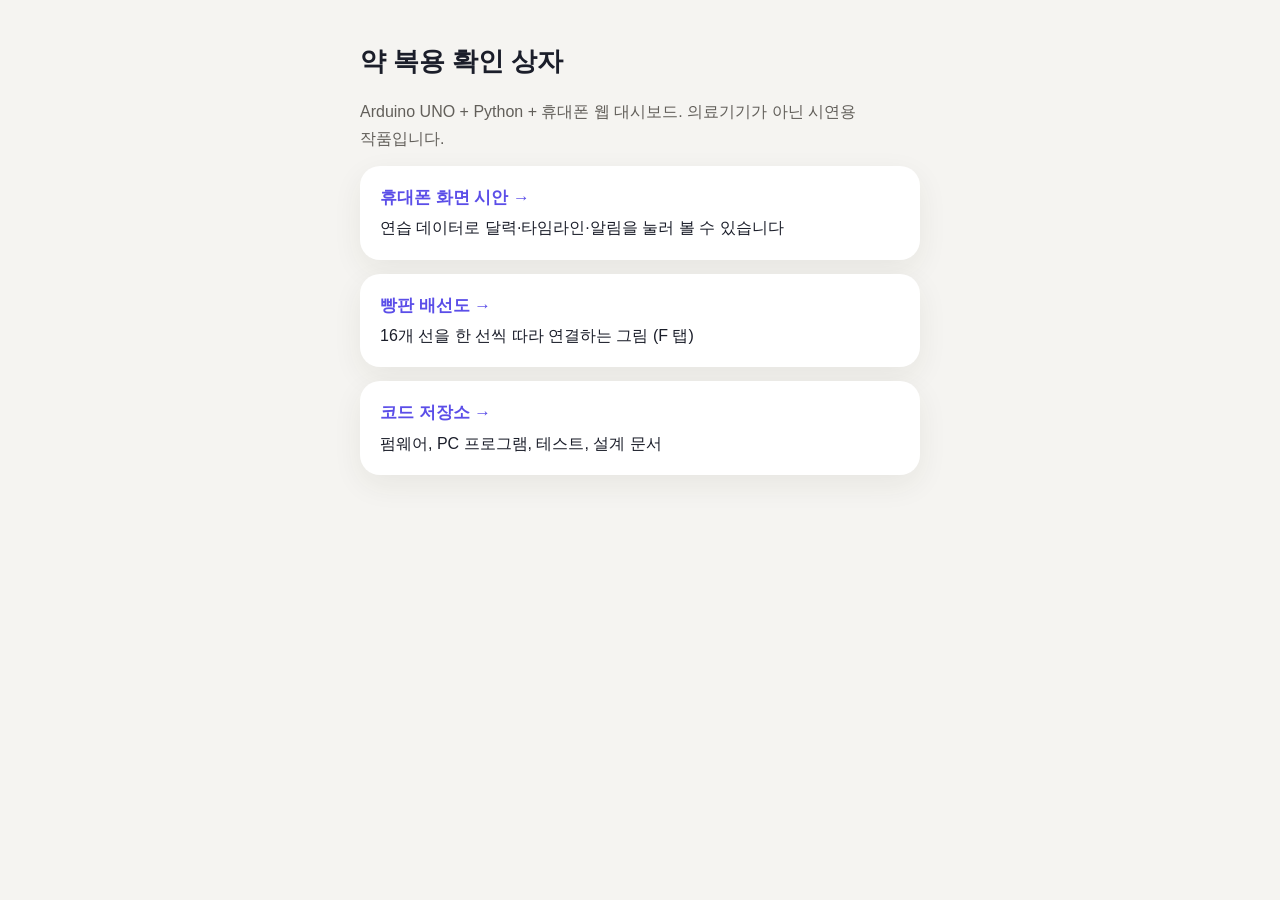
<file: docs/index.html>
<!doctype html>
<html lang="ko">
<meta charset="utf-8">
<meta name="viewport" content="width=device-width, initial-scale=1">
<title>약 복용 확인 상자</title>
<style>
  :root{--bg:#f5f4f1;--surface:#fff;--fg:#1b1e2a;--muted:#625f5a;--accent:#5b4ee8}
  @media (prefers-color-scheme:dark){:root{--bg:#14161d;--surface:#1e212b;--fg:#f2f1ee;--muted:#aaa7a1;--accent:#a69eff;color-scheme:dark}}
  body{margin:0;background:var(--bg);color:var(--fg);font:16px/1.7 "Pretendard","Malgun Gothic","Apple SD Gothic Neo",sans-serif;word-break:keep-all}
  main{max-width:560px;margin:0 auto;padding:40px 16px;display:grid;gap:14px}
  h1{margin:0;font-size:1.6rem} p{margin:0;color:var(--muted)}
  a.card{display:grid;gap:2px;background:var(--surface);border-radius:20px;padding:18px 20px;color:var(--fg);text-decoration:none;box-shadow:0 10px 30px rgba(60,52,30,.07)}
  a.card b{color:var(--accent);font-size:1.05rem} a.card:focus-visible{outline:3px solid var(--accent);outline-offset:3px}
</style>
<main>
  <h1>약 복용 확인 상자</h1>
  <p>Arduino UNO + Python + 휴대폰 웹 대시보드. 의료기기가 아닌 시연용 작품입니다.</p>
  <a class="card" href="wiring/pill-mockup.html"><b>휴대폰 화면 시안 →</b><span>연습 데이터로 달력·타임라인·알림을 눌러 볼 수 있습니다</span></a>
  <a class="card" href="wiring/index.html#pill"><b>빵판 배선도 →</b><span>16개 선을 한 선씩 따라 연결하는 그림 (F 탭)</span></a>
  <a class="card" href="https://github.com/ranma0831-lang/pillbox-checker"><b>코드 저장소 →</b><span>펌웨어, PC 프로그램, 테스트, 설계 문서</span></a>
</main>
</html>
</file>
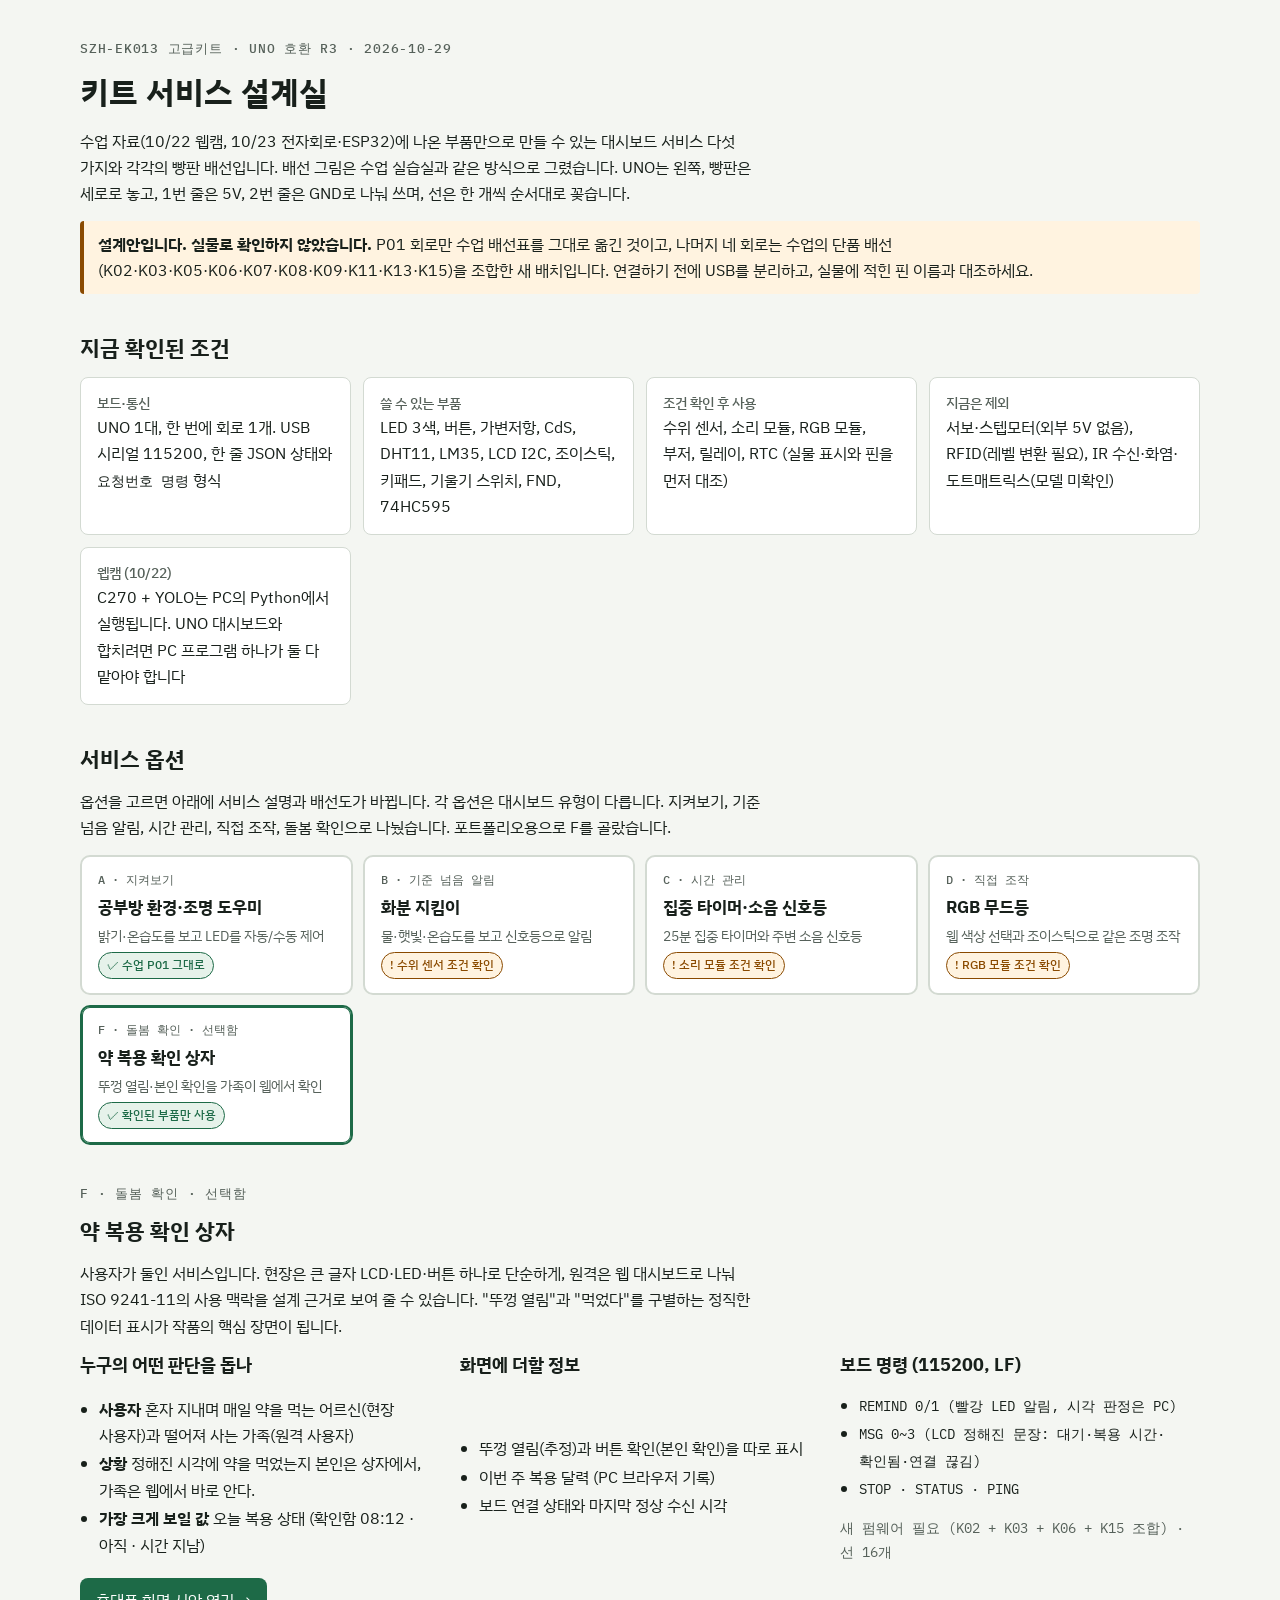
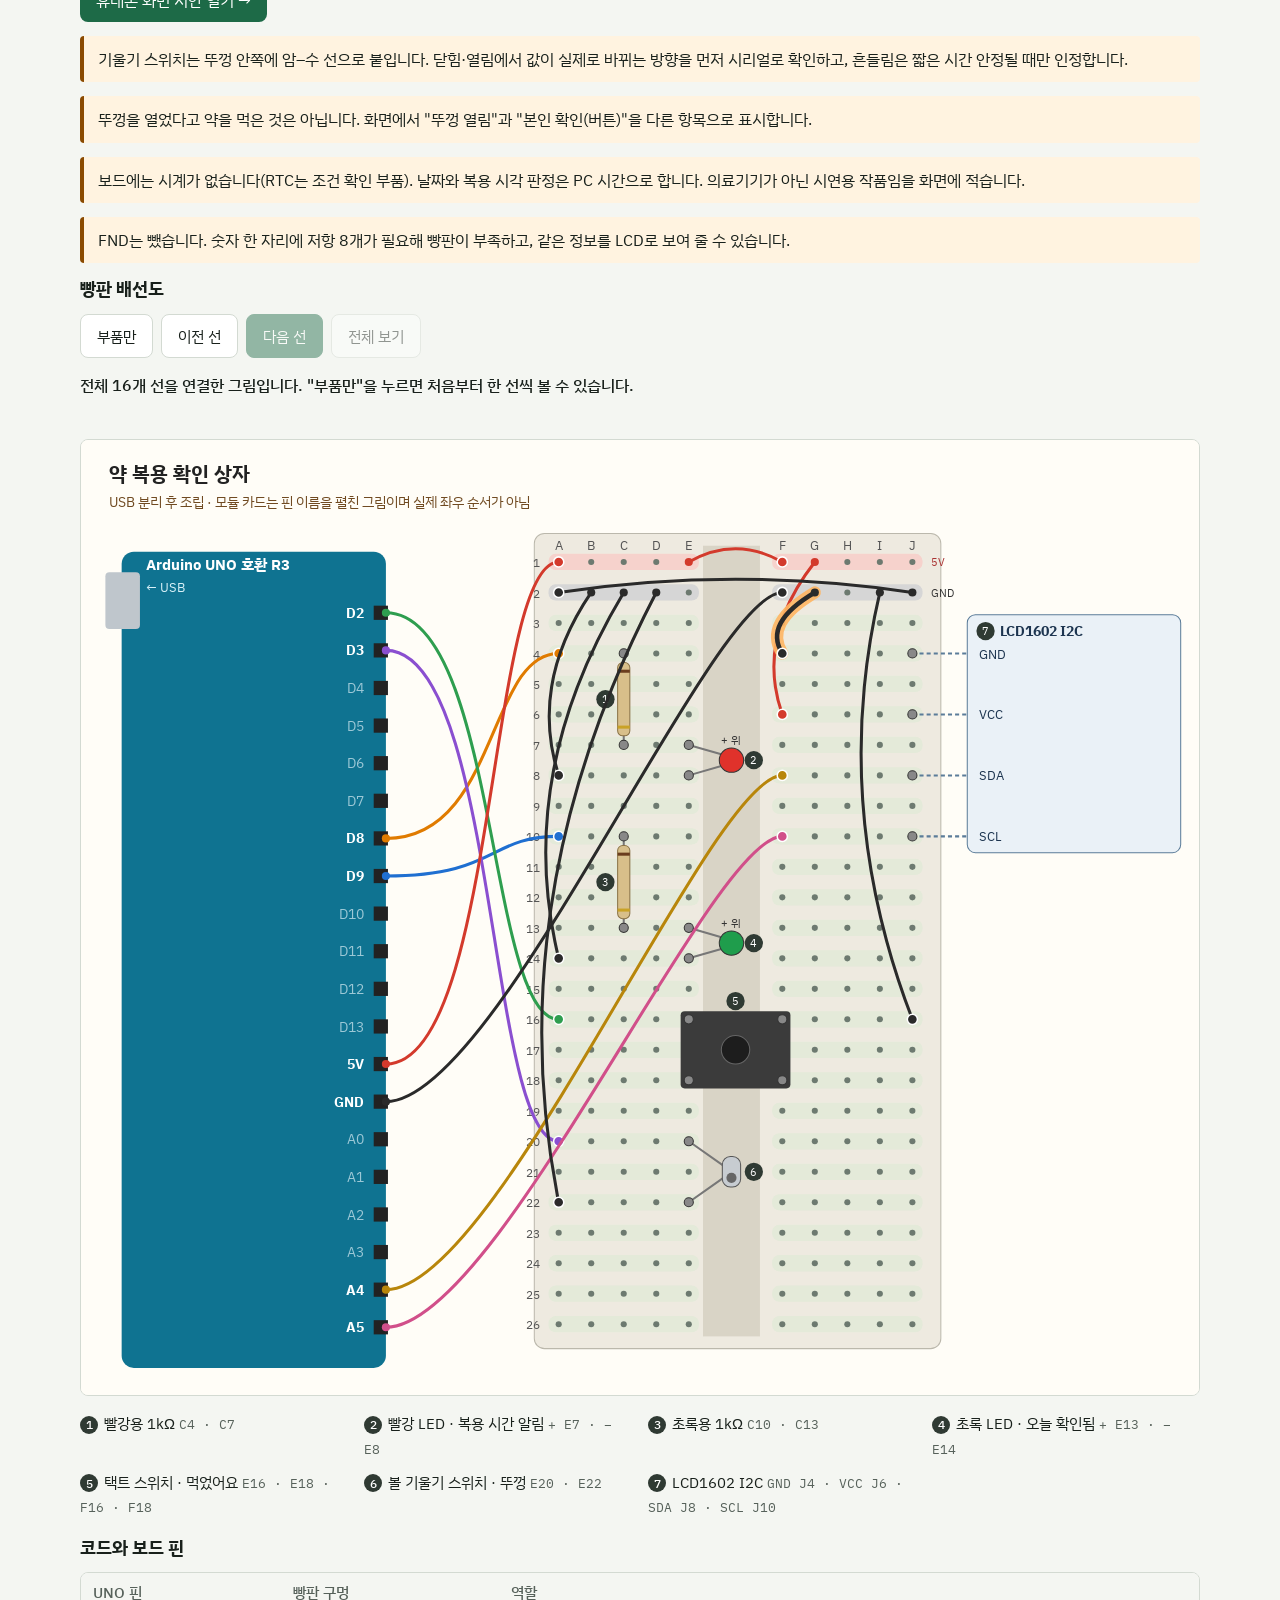
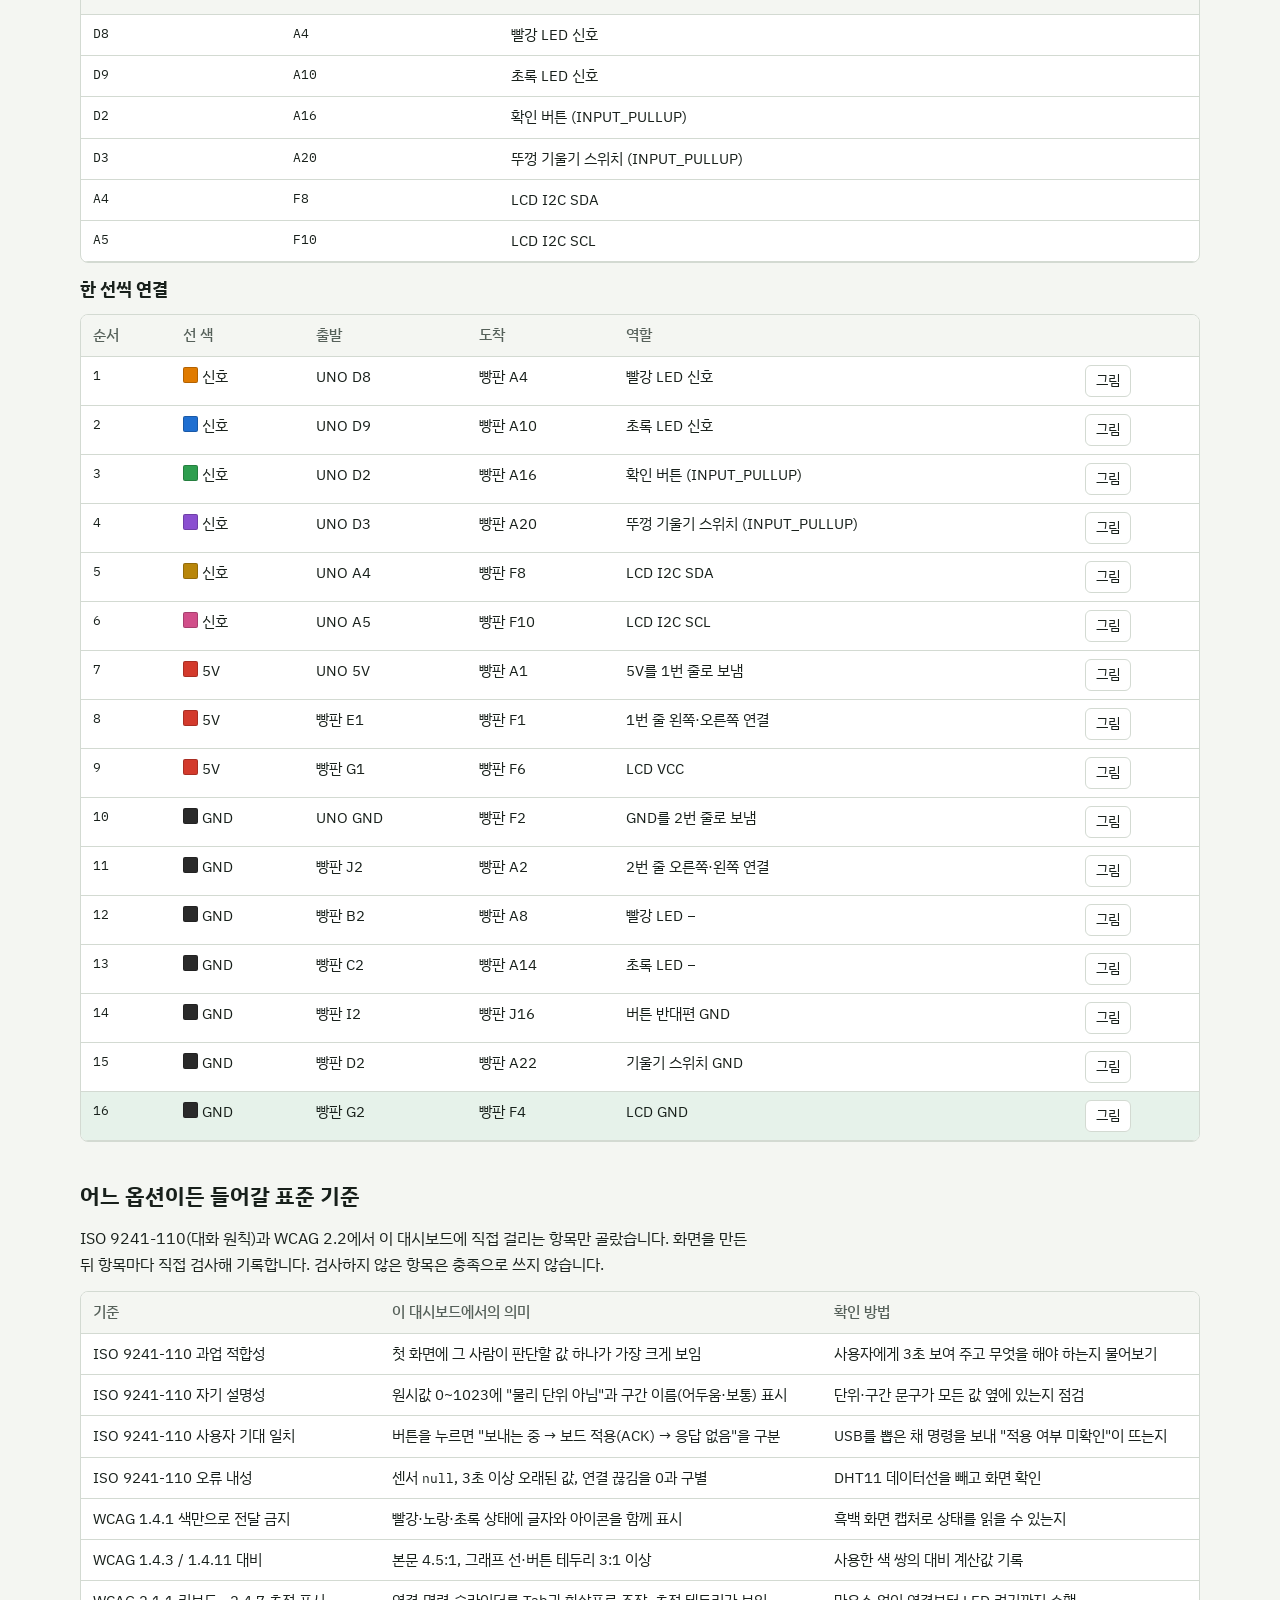
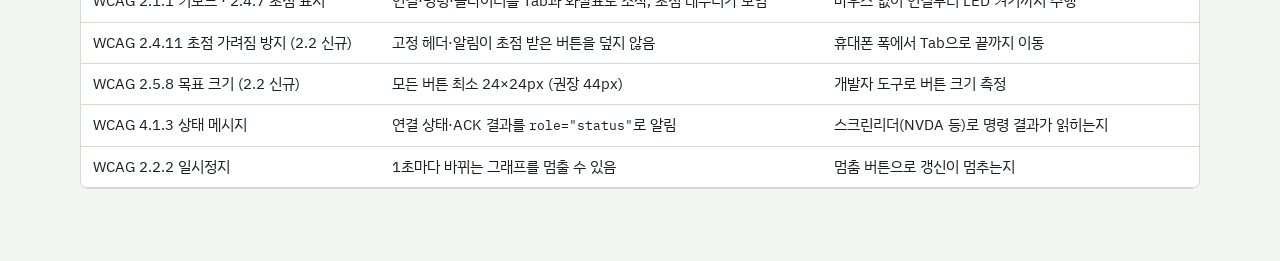
<file: docs/wiring/index.html>
<!doctype html>
<html lang="ko">
<meta charset="utf-8">
<meta name="viewport" content="width=device-width, initial-scale=1">
<title>키트 서비스 설계실</title>
<meta name="claude:viewport-fit-sides" content="cover">
<link rel="stylesheet" href="https://fonts.googleapis.com/css2?family=IBM+Plex+Sans+KR:wght@400;500;700&family=IBM+Plex+Mono:wght@500&display=swap">
<style>
/* Layout: 한 열 작업 문서 — 위에서 조건 → 옵션 탭 → 선택 옵션의 서비스·배선 → 표준·질문 순서 */
:root{
  --bg:#f4f6f2; --surface:#ffffff; --fg:#18201b; --muted:#56615a; --line:#d3dad2;
  --accent:#1d6a47; --accent-ink:#ffffff; --warn:#8a4a00; --warn-bg:#fff3e0; --ok-bg:#e6f2ea;
  --f-body:"IBM Plex Sans KR","Malgun Gothic","Apple SD Gothic Neo",sans-serif;
  --f-mono:"IBM Plex Mono",Consolas,monospace;
}
@media (prefers-color-scheme: dark){:root:not([data-theme="light"]){
  --bg:#111512; --surface:#1a201c; --fg:#e5ebe6; --muted:#a2aea5; --line:#2e3830;
  --accent:#62c897; --accent-ink:#0d1a12; --warn:#ffb866; --warn-bg:#2d2213; --ok-bg:#16291e; color-scheme:dark}}
:root[data-theme="dark"]{
  --bg:#111512; --surface:#1a201c; --fg:#e5ebe6; --muted:#a2aea5; --line:#2e3830;
  --accent:#62c897; --accent-ink:#0d1a12; --warn:#ffb866; --warn-bg:#2d2213; --ok-bg:#16291e; color-scheme:dark}
body{background:var(--bg);color:var(--fg);font:16px/1.65 var(--f-body);word-break:keep-all}
.wrap{max-width:1120px;margin:0 auto;padding-block:32px 64px;padding-left:max(16px,env(safe-area-inset-left,0px));padding-right:max(16px,env(safe-area-inset-right,0px));display:grid;gap:40px}
h1,h2,h3{text-wrap:balance;line-height:1.3;margin:0}
h1{font-size:2rem} h2{font-size:1.4rem} h3{font-size:1.1rem}
p{margin:0;max-width:68ch}
.eyebrow{font:500 .8rem var(--f-mono);letter-spacing:.06em;color:var(--muted);text-transform:uppercase}
.stack{display:grid;gap:14px;min-width:0}
.facts{display:grid;grid-template-columns:repeat(auto-fit,minmax(240px,1fr));gap:12px}
.fact{background:var(--surface);border:1px solid var(--line);border-radius:8px;padding:14px 16px}
.fact b{display:block;font-size:.85rem;color:var(--muted);font-weight:500}
.tabs{display:grid;grid-template-columns:repeat(auto-fit,minmax(230px,1fr));gap:10px}
.tab{all:unset;box-sizing:border-box;cursor:pointer;background:var(--surface);border:2px solid var(--line);border-radius:10px;padding:14px 16px;display:grid;gap:4px;min-height:44px}
.tab:hover{border-color:var(--muted)}
.tab[aria-selected="true"]{border-color:var(--accent);box-shadow:inset 0 0 0 1px var(--accent)}
.tab:focus-visible,button:focus-visible,a:focus-visible{outline:3px solid var(--accent);outline-offset:3px}
.tab .k{font:500 .78rem var(--f-mono);color:var(--muted)}
.tab .n{font-weight:700;font-size:1.05rem}
.tab .s{font-size:.9rem;color:var(--muted)}
.pill{display:inline-block;font-size:.78rem;font-weight:500;padding:2px 8px;border-radius:99px;border:1px solid currentColor;width:max-content}
.pill.ok{color:var(--accent);background:var(--ok-bg)} .pill.cond{color:var(--warn);background:var(--warn-bg)}
.cols{display:grid;grid-template-columns:repeat(auto-fit,minmax(300px,1fr));gap:20px}
ul{margin:0;padding-left:1.2em} li{margin:2px 0}
.note{background:var(--warn-bg);color:var(--fg);border-left:4px solid var(--warn);padding:10px 14px;border-radius:4px;max-width:none}
.tablebox{overflow-x:auto;border:1px solid var(--line);border-radius:8px;background:var(--surface)}
table{border-collapse:collapse;width:100%;font-size:.92rem;font-variant-numeric:tabular-nums}
th,td{text-align:left;padding:8px 12px;border-bottom:1px solid var(--line);vertical-align:top}
th{font-weight:500;color:var(--muted);background:var(--bg)}
tr.cur td{background:var(--ok-bg)}
code,.mono{font-family:var(--f-mono);font-size:.88em}
.diagram{overflow-x:auto;border:1px solid var(--line);border-radius:8px;background:#fffdf7}
.diagram svg{display:block;min-width:820px;width:100%;height:auto}
.stepper{display:flex;flex-wrap:wrap;gap:8px;align-items:center}
button.b{font:inherit;font-size:.95rem;min-height:44px;min-width:44px;padding:0 16px;border-radius:8px;border:1px solid var(--line);background:var(--surface);color:var(--fg);cursor:pointer}
button.b.primary{background:var(--accent);color:var(--accent-ink);border-color:var(--accent)}
button.b:disabled{opacity:.45;cursor:not-allowed}
button.row{font:inherit;font-size:.85rem;min-height:32px;padding:0 10px;border-radius:6px;border:1px solid var(--line);background:var(--surface);color:var(--fg);cursor:pointer}
.caption{font-weight:500;min-height:3.3em;max-width:none}
.swatch{display:inline-block;width:.9em;height:.9em;border-radius:2px;vertical-align:-1px;margin-right:4px;border:1px solid #0003}
.legend{display:grid;grid-template-columns:repeat(auto-fit,minmax(250px,1fr));gap:6px 16px;font-size:.92rem;padding:0;list-style:none}
.badge{display:inline-grid;place-items:center;width:1.5em;height:1.5em;border-radius:50%;background:#2f3a33;color:#fff;font:500 .75rem var(--f-mono);margin-right:6px}
@media (prefers-reduced-motion:no-preference){.tab,button{transition:border-color .15s,background .15s}}
</style>

<div class="wrap">
  <header class="stack">
    <span class="eyebrow">SZH-EK013 고급키트 · UNO 호환 R3 · 2026-10-29</span>
    <h1>키트 서비스 설계실</h1>
    <p>수업 자료(10/22 웹캠, 10/23 전자회로·ESP32)에 나온 부품만으로 만들 수 있는 대시보드 서비스 다섯 가지와 각각의 빵판 배선입니다. 배선 그림은 수업 실습실과 같은 방식으로 그렸습니다. UNO는 왼쪽, 빵판은 세로로 놓고, 1번 줄은 5V, 2번 줄은 GND로 나눠 쓰며, 선은 한 개씩 순서대로 꽂습니다.</p>
    <p class="note"><strong>설계안입니다. 실물로 확인하지 않았습니다.</strong> P01 회로만 수업 배선표를 그대로 옮긴 것이고, 나머지 네 회로는 수업의 단품 배선(K02·K03·K05·K06·K07·K08·K09·K11·K13·K15)을 조합한 새 배치입니다. 연결하기 전에 USB를 분리하고, 실물에 적힌 핀 이름과 대조하세요.</p>
  </header>

  <section class="stack" aria-labelledby="h-facts">
    <h2 id="h-facts">지금 확인된 조건</h2>
    <div class="facts">
      <div class="fact"><b>보드·통신</b>UNO 1대, 한 번에 회로 1개. USB 시리얼 115200, 한 줄 JSON 상태와 <code>요청번호 명령</code> 형식</div>
      <div class="fact"><b>쓸 수 있는 부품</b>LED 3색, 버튼, 가변저항, CdS, DHT11, LM35, LCD I2C, 조이스틱, 키패드, 기울기 스위치, FND, 74HC595</div>
      <div class="fact"><b>조건 확인 후 사용</b>수위 센서, 소리 모듈, RGB 모듈, 부저, 릴레이, RTC (실물 표시와 핀을 먼저 대조)</div>
      <div class="fact"><b>지금은 제외</b>서보·스텝모터(외부 5V 없음), RFID(레벨 변환 필요), IR 수신·화염·도트매트릭스(모델 미확인)</div>
      <div class="fact"><b>웹캠 (10/22)</b>C270 + YOLO는 PC의 Python에서 실행됩니다. UNO 대시보드와 합치려면 PC 프로그램 하나가 둘 다 맡아야 합니다</div>
    </div>
  </section>

  <section class="stack" aria-labelledby="h-opts">
    <h2 id="h-opts">서비스 옵션</h2>
    <p>옵션을 고르면 아래에 서비스 설명과 배선도가 바뀝니다. 각 옵션은 대시보드 유형이 다릅니다. 지켜보기, 기준 넘음 알림, 시간 관리, 직접 조작, 돌봄 확인으로 나눴습니다. 포트폴리오용으로 F를 골랐습니다.</p>
    <div class="tabs" role="tablist" aria-label="서비스 옵션" id="tabs"></div>
  </section>

  <section class="stack" id="panel" role="tabpanel" tabindex="-1" aria-labelledby="h-svc"></section>

  <section class="stack" aria-labelledby="h-std">
    <h2 id="h-std">어느 옵션이든 들어갈 표준 기준</h2>
    <p>ISO 9241-110(대화 원칙)과 WCAG 2.2에서 이 대시보드에 직접 걸리는 항목만 골랐습니다. 화면을 만든 뒤 항목마다 직접 검사해 기록합니다. 검사하지 않은 항목은 충족으로 쓰지 않습니다.</p>
    <div class="tablebox"><table>
      <thead><tr><th>기준</th><th>이 대시보드에서의 의미</th><th>확인 방법</th></tr></thead>
      <tbody>
        <tr><td>ISO 9241-110 과업 적합성</td><td>첫 화면에 그 사람이 판단할 값 하나가 가장 크게 보임</td><td>사용자에게 3초 보여 주고 무엇을 해야 하는지 물어보기</td></tr>
        <tr><td>ISO 9241-110 자기 설명성</td><td>원시값 0~1023에 "물리 단위 아님"과 구간 이름(어두움·보통) 표시</td><td>단위·구간 문구가 모든 값 옆에 있는지 점검</td></tr>
        <tr><td>ISO 9241-110 사용자 기대 일치</td><td>버튼을 누르면 "보내는 중 → 보드 적용(ACK) → 응답 없음"을 구분</td><td>USB를 뽑은 채 명령을 보내 "적용 여부 미확인"이 뜨는지</td></tr>
        <tr><td>ISO 9241-110 오류 내성</td><td>센서 <code>null</code>, 3초 이상 오래된 값, 연결 끊김을 0과 구별</td><td>DHT11 데이터선을 빼고 화면 확인</td></tr>
        <tr><td>WCAG 1.4.1 색만으로 전달 금지</td><td>빨강·노랑·초록 상태에 글자와 아이콘을 함께 표시</td><td>흑백 화면 캡처로 상태를 읽을 수 있는지</td></tr>
        <tr><td>WCAG 1.4.3 / 1.4.11 대비</td><td>본문 4.5:1, 그래프 선·버튼 테두리 3:1 이상</td><td>사용한 색 쌍의 대비 계산값 기록</td></tr>
        <tr><td>WCAG 2.1.1 키보드 · 2.4.7 초점 표시</td><td>연결·명령·슬라이더를 Tab과 화살표로 조작, 초점 테두리가 보임</td><td>마우스 없이 연결부터 LED 켜기까지 수행</td></tr>
        <tr><td>WCAG 2.4.11 초점 가려짐 방지 (2.2 신규)</td><td>고정 헤더·알림이 초점 받은 버튼을 덮지 않음</td><td>휴대폰 폭에서 Tab으로 끝까지 이동</td></tr>
        <tr><td>WCAG 2.5.8 목표 크기 (2.2 신규)</td><td>모든 버튼 최소 24×24px (권장 44px)</td><td>개발자 도구로 버튼 크기 측정</td></tr>
        <tr><td>WCAG 4.1.3 상태 메시지</td><td>연결 상태·ACK 결과를 <code>role="status"</code>로 알림</td><td>스크린리더(NVDA 등)로 명령 결과가 읽히는지</td></tr>
        <tr><td>WCAG 2.2.2 일시정지</td><td>1초마다 바뀌는 그래프를 멈출 수 있음</td><td>멈춤 버튼으로 갱신이 멈추는지</td></tr>
      </tbody>
    </table></div>
  </section>
</div>

<script>
/*DATA*/
const OPTIONS = [
{
  id:'p01', key:'A · 지켜보기', name:'공부방 환경·조명 도우미', status:['ok','수업 P01 그대로'],
  short:'밝기·온습도를 보고 LED를 자동/수동 제어',
  who:'집에서 공부하는 나', situation:'어두워졌는지, 덥거나 습한지 확인하고 조명을 켠다.',
  big:'밝기 원시값과 LED 상태 (자동/수동)',
  more:['온도 °C, 습도 % (null 가능)','최근 60개 밝기 그래프 (브라우저 메모리)','연결 상태와 마지막 정상 수신 시각'],
  cmds:['LED 0/1','AUTO 0/1','THRESH low high','STOP · STATUS · PING'],
  why:'오늘 수업 회로이고 펌웨어·통신 규약·기존 uno-dashboard가 이미 있습니다. 화면 설계와 표준 검사에 시간을 가장 많이 쓸 수 있습니다.',
  cost:'새 펌웨어 없음 · 선 21개 (암–수 7, 수–수 21 중)',
  cautions:['수업 P01 배선표를 그대로 옮겼습니다. 이 회로만 수업 자료와 같은 구멍 번호입니다.'],
  parts:[
    {t:'res',n:'LED용 1kΩ',legs:['C4','C7']},
    {t:'led',n:'빨강 LED',c:'#e0322b',legs:['E7','E8'],pins:['+ 긴 다리','− 짧은 다리']},
    {t:'btn',n:'택트 스위치',legs:['E10','E12','F10','F12']},
    {t:'pot',n:'10kΩ 가변저항',legs:['E14','E16','E18'],pins:['GND','신호','5V']},
    {t:'cds',n:'조도 센서 CdS',legs:['E20','E22']},
    {t:'res',n:'CdS용 10kΩ',legs:['C22','C24']},
    {t:'mod',n:'DHT11 온습도',legs:['J14','J16','J18'],pins:['VCC +','GND −','DATA S']},
    {t:'mod',n:'LCD1602 I2C',legs:['J20','J22','J24','J26'],pins:['GND','VCC','SDA','SCL']}
  ],
  wires:[
    ['U:D8','A4','s','D8 출력 → 1kΩ → LED +'],
    ['U:D2','A10','s','버튼 입력 (INPUT_PULLUP, 누르면 GND)'],
    ['U:A0','A16','s','가변저항 가운데 다리 전압'],
    ['U:A1','A22','s','CdS와 10kΩ 사이 전압'],
    ['U:D4','F18','s','DHT11 데이터'],
    ['U:A4','F24','s','LCD I2C SDA'],
    ['U:A5','F26','s','LCD I2C SCL'],
    ['U:5V','A1','p','5V를 1번 줄로 보냄'],
    ['B1','A18','p','가변저항 5V'],
    ['C1','A20','p','CdS 5V'],
    ['D1','F14','p','DHT11 VCC'],
    ['E1','F1','p','1번 줄 왼쪽·오른쪽 연결'],
    ['G1','F22','p','LCD VCC'],
    ['U:GND','F2','g','GND를 2번 줄로 보냄'],
    ['G2','A8','g','LED − 쪽 GND'],
    ['H2','J10','g','버튼 반대편 GND'],
    ['I2','A14','g','가변저항 GND'],
    ['J2','A2','g','2번 줄 오른쪽·왼쪽 연결'],
    ['B2','A24','g','10kΩ 아래쪽 GND'],
    ['C2','F16','g','DHT11 GND'],
    ['D2','F20','g','LCD GND']
  ]
},
{
  id:'plant', key:'B · 기준 넘음 알림', name:'화분 지킴이', status:['cond','수위 센서 조건 확인'],
  short:'물·햇빛·온습도를 보고 신호등으로 알림',
  who:'교실이나 집에서 화분을 맡은 사람', situation:'물이 말랐는지, 햇빛이 부족한지 멀리서도 알아챈다.',
  big:'물 상태 3단계 (마름·보통·충분)와 신호등 색',
  more:['햇빛 원시값과 오늘 밝았던 시간 비율','온도·습도','마지막 물 준 시각 (사용자가 버튼으로 기록)'],
  cmds:['SIGNAL 0~3','WATER_CAL dry wet (마른 값·젖은 값 저장)','STOP · STATUS · PING'],
  why:'센서 3개 값을 "해야 할 일" 하나로 바꾸는 연습입니다. 원시값을 구간으로 보정하는 화면과 신호등 LED가 색 외 표시(WCAG 1.4.1)를 연습하기 좋습니다.',
  cost:'새 펌웨어 필요 (P01 + K03 + K07 조합) · 선 19개',
  cautions:['수위 센서는 금속 무늬만 물에 담그고 회로·USB는 물에서 떨어뜨립니다. 관찰할 때만 전원을 연결합니다.','수위 값은 cm가 아닙니다. 마른 값·젖은 값을 직접 재서 구간을 정합니다.'],
  parts:[
    {t:'res',n:'빨강용 1kΩ',legs:['C4','C7']},
    {t:'led',n:'빨강 LED · 물 부족',c:'#e0322b',legs:['E7','E8'],pins:['+','−']},
    {t:'res',n:'노랑용 1kΩ',legs:['C10','C13']},
    {t:'led',n:'노랑 LED · 확인 필요',c:'#e8b400',legs:['E13','E14'],pins:['+','−']},
    {t:'res',n:'초록용 1kΩ',legs:['C16','C19']},
    {t:'led',n:'초록 LED · 정상',c:'#1f9d4c',legs:['E19','E20'],pins:['+','−']},
    {t:'cds',n:'조도 센서 CdS',legs:['E22','E24']},
    {t:'res',n:'CdS용 10kΩ',legs:['C24','C26']},
    {t:'mod',n:'DHT11 온습도',legs:['J4','J6','J8'],pins:['VCC +','GND −','DATA S']},
    {t:'mod',n:'수위 센서',legs:['J12','J14','J16'],pins:['VCC +','GND −','S']}
  ],
  wires:[
    ['U:D8','A4','s','빨강 LED 신호'],
    ['U:D9','A10','s','노랑 LED 신호'],
    ['U:D10','A16','s','초록 LED 신호'],
    ['U:A1','A24','s','CdS와 10kΩ 사이 전압'],
    ['U:D4','F8','s','DHT11 데이터'],
    ['U:A2','F16','s','수위 센서 S'],
    ['U:5V','A1','p','5V를 1번 줄로 보냄'],
    ['B1','A22','p','CdS 5V'],
    ['E1','F1','p','1번 줄 왼쪽·오른쪽 연결'],
    ['G1','F4','p','DHT11 VCC'],
    ['H1','F12','p','수위 센서 VCC'],
    ['U:GND','F2','g','GND를 2번 줄로 보냄'],
    ['J2','A2','g','2번 줄 오른쪽·왼쪽 연결'],
    ['B2','A8','g','빨강 LED −'],
    ['C2','A14','g','노랑 LED −'],
    ['D2','A20','g','초록 LED −'],
    ['E2','A26','g','10kΩ 아래쪽 GND'],
    ['G2','F6','g','DHT11 GND'],
    ['H2','F14','g','수위 센서 GND']
  ]
},
{
  id:'noise', key:'C · 시간 관리', name:'집중 타이머·소음 신호등', status:['cond','소리 모듈 조건 확인'],
  short:'25분 집중 타이머와 주변 소음 신호등',
  who:'스터디룸이나 교실에서 함께 공부하는 사람들', situation:'지금 집중 시간인지, 소음이 기준을 넘었는지 서로 알 수 있게 한다.',
  big:'남은 집중 시간과 현재 소음 단계',
  more:['소음 상대값 그래프와 기준선 (dB 아님)','기준 넘은 횟수 (이번 세션)','LCD에 남은 시간 표시'],
  cmds:['TIMER start 25 / TIMER stop','NOISE low high','SIGNAL 0~3','STOP · STATUS · PING'],
  why:'시간이 흐르는 화면이라 WCAG 2.2.2(일시정지)와 4.1.3(상태 메시지)을 실제로 다루게 됩니다. 버튼으로 현장에서도, 웹에서도 같은 타이머를 조작하는 구조입니다.',
  cost:'새 펌웨어 필요 (K03 + K08 + K02 + K15 조합) · 선 19개',
  cautions:['AO·DO가 있는 4핀 소리 모듈 기준입니다. 3핀 S·+·−이면 S가 아날로그인지 먼저 확인합니다.','소리 값은 짧은 구간의 최대·최소 차이로 읽어야 박수 같은 짧은 소리를 놓치지 않습니다.'],
  parts:[
    {t:'res',n:'빨강용 1kΩ',legs:['C4','C7']},
    {t:'led',n:'빨강 LED · 시끄러움',c:'#e0322b',legs:['E7','E8'],pins:['+','−']},
    {t:'res',n:'노랑용 1kΩ',legs:['C10','C13']},
    {t:'led',n:'노랑 LED · 주의',c:'#e8b400',legs:['E13','E14'],pins:['+','−']},
    {t:'res',n:'초록용 1kΩ',legs:['C16','C19']},
    {t:'led',n:'초록 LED · 조용함',c:'#1f9d4c',legs:['E19','E20'],pins:['+','−']},
    {t:'btn',n:'택트 스위치 · 타이머 시작/정지',legs:['E22','E24','F22','F24']},
    {t:'mod',n:'소리 감지 모듈',legs:['J4','J6','J8'],pins:['VCC +','GND −','AO']},
    {t:'mod',n:'LCD1602 I2C',legs:['J12','J14','J16','J18'],pins:['GND','VCC','SDA','SCL']}
  ],
  wires:[
    ['U:D8','A4','s','빨강 LED 신호'],
    ['U:D9','A10','s','노랑 LED 신호'],
    ['U:D10','A16','s','초록 LED 신호'],
    ['U:D2','A22','s','버튼 입력 (INPUT_PULLUP)'],
    ['U:A0','F8','s','소리 모듈 AO'],
    ['U:A4','F16','s','LCD I2C SDA'],
    ['U:A5','F18','s','LCD I2C SCL'],
    ['U:5V','A1','p','5V를 1번 줄로 보냄'],
    ['E1','F1','p','1번 줄 왼쪽·오른쪽 연결'],
    ['G1','F4','p','소리 모듈 VCC'],
    ['H1','F14','p','LCD VCC'],
    ['U:GND','F2','g','GND를 2번 줄로 보냄'],
    ['J2','A2','g','2번 줄 오른쪽·왼쪽 연결'],
    ['B2','A8','g','빨강 LED −'],
    ['C2','A14','g','노랑 LED −'],
    ['D2','A20','g','초록 LED −'],
    ['I2','J22','g','버튼 반대편 GND'],
    ['G2','F6','g','소리 모듈 GND'],
    ['H2','F12','g','LCD GND']
  ]
},
{
  id:'mood', key:'D · 직접 조작', name:'RGB 무드등', status:['cond','RGB 모듈 조건 확인'],
  short:'웹 색상 선택과 조이스틱으로 같은 조명 조작',
  who:'방이나 작업대에서 조명 분위기를 바꾸고 싶은 사람', situation:'웹에서 색을 고르거나 조이스틱으로 바로 바꾼다.',
  big:'현재 색 (R·G·B 숫자와 색 이름)과 마지막으로 바꾼 곳 (웹/조이스틱)',
  more:['조이스틱 X·Y 원시값과 누름 상태','저장한 색 프리셋 3개','명령 대기·적용·응답 없음 상태'],
  cmds:['RGB r g b (각 0~255)','MODE web / stick','STOP · STATUS · PING'],
  why:'측정보다 제어가 중심인 화면입니다. 슬라이더의 키보드 조작, 색 이름 병기, ACK 기반 피드백을 가장 직접적으로 연습합니다. 수업 P02(조이스틱·RGB)와 가깝습니다.',
  cost:'새 펌웨어 필요 (P02 기준 수정) · 선 11개',
  cautions:['그림은 R·G·B·− 표시가 있는 공통 음극 모듈 기준입니다. 공통 +라면 공통 핀을 5V로 바꾸고 코드의 켜는 값을 반대로 합니다.','모듈에 저항이 이미 달려 있는지 확인합니다. 달려 있어도 1kΩ을 더하면 조금 어두워질 뿐 안전합니다.','빵판 오른쪽 절반만 쓰므로 5V·GND를 F1·F2에 바로 꽂습니다.'],
  parts:[
    {t:'res',n:'R용 1kΩ',legs:['H4','H6']},
    {t:'res',n:'G용 1kΩ',legs:['H8','H10']},
    {t:'res',n:'B용 1kΩ',legs:['H12','H14']},
    {t:'mod',n:'RGB LED 모듈 (공통 −)',legs:['J4','J8','J12','J16'],pins:['R','G','B','공통 −']},
    {t:'mod',n:'조이스틱',legs:['J18','J20','J22','J24','J26'],pins:['GND','+5V','VRx','VRy','SW']}
  ],
  wires:[
    ['U:D5','F6','s','R 밝기 (PWM)'],
    ['U:D6','F10','s','G 밝기 (PWM)'],
    ['U:D9','F14','s','B 밝기 (PWM)'],
    ['U:A0','F22','s','조이스틱 X'],
    ['U:A1','F24','s','조이스틱 Y'],
    ['U:D2','F26','s','조이스틱 누름 (INPUT_PULLUP)'],
    ['U:5V','F1','p','5V를 1번 줄 오른쪽으로'],
    ['U:GND','F2','g','GND를 2번 줄 오른쪽으로'],
    ['G2','F16','g','RGB 공통 −'],
    ['H2','F18','g','조이스틱 GND'],
    ['G1','F20','p','조이스틱 +5V']
  ]
},
{
  id:'pill', key:'F · 돌봄 확인 · 선택함', name:'약 복용 확인 상자', status:['ok','확인된 부품만 사용'],
  short:'뚜껑 열림·본인 확인을 가족이 웹에서 확인',
  who:'혼자 지내며 매일 약을 먹는 어르신(현장 사용자)과 떨어져 사는 가족(원격 사용자)', situation:'정해진 시각에 약을 먹었는지 본인은 상자에서, 가족은 웹에서 바로 안다.',
  big:'오늘 복용 상태 (확인함 08:12 · 아직 · 시간 지남)',
  more:['뚜껑 열림(추정)과 버튼 확인(본인 확인)을 따로 표시','이번 주 복용 달력 (PC 브라우저 기록)','보드 연결 상태와 마지막 정상 수신 시각'],
  cmds:['REMIND 0/1 (빨강 LED 알림, 시각 판정은 PC)','MSG 0~3 (LCD 정해진 문장: 대기·복용 시간·확인됨·연결 끊김)','STOP · STATUS · PING'],
  why:'사용자가 둘인 서비스입니다. 현장은 큰 글자 LCD·LED·버튼 하나로 단순하게, 원격은 웹 대시보드로 나눠 ISO 9241-11의 사용 맥락을 설계 근거로 보여 줄 수 있습니다. "뚜껑 열림"과 "먹었다"를 구별하는 정직한 데이터 표시가 작품의 핵심 장면이 됩니다.',
  cost:'새 펌웨어 필요 (K02 + K03 + K06 + K15 조합) · 선 16개',
  cautions:['기울기 스위치는 뚜껑 안쪽에 암–수 선으로 붙입니다. 닫힘·열림에서 값이 실제로 바뀌는 방향을 먼저 시리얼로 확인하고, 흔들림은 짧은 시간 안정될 때만 인정합니다.','뚜껑을 열었다고 약을 먹은 것은 아닙니다. 화면에서 "뚜껑 열림"과 "본인 확인(버튼)"을 다른 항목으로 표시합니다.','보드에는 시계가 없습니다(RTC는 조건 확인 부품). 날짜와 복용 시각 판정은 PC 시간으로 합니다. 의료기기가 아닌 시연용 작품임을 화면에 적습니다.','FND는 뺐습니다. 숫자 한 자리에 저항 8개가 필요해 빵판이 부족하고, 같은 정보를 LCD로 보여 줄 수 있습니다.'],
  parts:[
    {t:'res',n:'빨강용 1kΩ',legs:['C4','C7']},
    {t:'led',n:'빨강 LED · 복용 시간 알림',c:'#e0322b',legs:['E7','E8'],pins:['+','−']},
    {t:'res',n:'초록용 1kΩ',legs:['C10','C13']},
    {t:'led',n:'초록 LED · 오늘 확인됨',c:'#1f9d4c',legs:['E13','E14'],pins:['+','−']},
    {t:'btn',n:'택트 스위치 · 먹었어요',legs:['E16','E18','F16','F18']},
    {t:'tilt',n:'볼 기울기 스위치 · 뚜껑',legs:['E20','E22']},
    {t:'mod',n:'LCD1602 I2C',legs:['J4','J6','J8','J10'],pins:['GND','VCC','SDA','SCL']}
  ],
  wires:[
    ['U:D8','A4','s','빨강 LED 신호'],
    ['U:D9','A10','s','초록 LED 신호'],
    ['U:D2','A16','s','확인 버튼 (INPUT_PULLUP)'],
    ['U:D3','A20','s','뚜껑 기울기 스위치 (INPUT_PULLUP)'],
    ['U:A4','F8','s','LCD I2C SDA'],
    ['U:A5','F10','s','LCD I2C SCL'],
    ['U:5V','A1','p','5V를 1번 줄로 보냄'],
    ['E1','F1','p','1번 줄 왼쪽·오른쪽 연결'],
    ['G1','F6','p','LCD VCC'],
    ['U:GND','F2','g','GND를 2번 줄로 보냄'],
    ['J2','A2','g','2번 줄 오른쪽·왼쪽 연결'],
    ['B2','A8','g','빨강 LED −'],
    ['C2','A14','g','초록 LED −'],
    ['I2','J16','g','버튼 반대편 GND'],
    ['D2','A22','g','기울기 스위치 GND'],
    ['G2','F4','g','LCD GND']
  ]
}];
/*END*/

const UNO_PINS=['D2','D3','D4','D5','D6','D7','D8','D9','D10','D11','D12','D13','5V','GND','A0','A1','A2','A3','A4','A5'];
const SIG=['#e07b00','#1f6fd1','#2e9e4f','#8a4fd0','#b8860b','#d14f8a','#14939b'];
const colX=c=>{const i='ABCDEFGHIJ'.indexOf(c);return i<5?470+32*i:690+32*(i-5)};
const rowY=r=>120+30*(r-1);
const hole=h=>[colX(h[0]),rowY(+h.slice(1))];
const unoY=p=>170+UNO_PINS.indexOf(p)*37;
const pt=id=>id.startsWith('U:')?[300,unoY(id.slice(2))]:hole(id);
const nameOf=id=>id.startsWith('U:')?'UNO '+id.slice(2):'빵판 '+id;
const esc=s=>String(s).replace(/[&<>"]/g,c=>({'&':'&amp;','<':'&lt;','>':'&gt;','"':'&quot;'}[c]));

function wireColors(o){let n=0;return o.wires.map(w=>w[2]==='p'?'#d33a2c':w[2]==='g'?'#2a2a2a':SIG[n++%SIG.length])}
function wirePath(a,b){
  const [x1,y1]=pt(a),[x2,y2]=pt(b);
  if(a.startsWith('U:'))return `M${x1} ${y1}C${x1+110} ${y1} ${x2-70} ${y2} ${x2} ${y2}`;
  if((x1<650)!==(x2<650))return `M${x1} ${y1}Q${(x1+x2)/2} ${Math.min(y1,y2)-26} ${x2} ${y2}`;
  const bend=Math.min(60,14+Math.abs(y2-y1)/12);
  return `M${x1} ${y1}Q${Math.min(x1,x2)-bend} ${(y1+y2)/2} ${x2} ${y2}`;
}
function partSvg(p,i){
  const L=p.legs.map(hole),b=(x,y)=>`<g><circle cx="${x}" cy="${y}" r="9" fill="#2f3a33"/><text x="${x}" y="${y+4}" font-size="11" fill="#fff" text-anchor="middle">${i+1}</text></g>`;
  const dots=L.map(([x,y])=>`<circle cx="${x}" cy="${y}" r="4.5" fill="#888" stroke="#333"/>`).join('');
  if(p.t==='res'){const [[x,y1],[,y2]]=L;return `<line x1="${x}" y1="${y1}" x2="${x}" y2="${y2}" stroke="#777" stroke-width="2"/><rect x="${x-6}" y="${y1+9}" width="12" height="${y2-y1-18}" rx="5" fill="#d8bf8a" stroke="#8a7346"/><rect x="${x-6}" y="${y1+16}" width="12" height="3" fill="#6b3d1e"/><rect x="${x-6}" y="${y2-19}" width="12" height="3" fill="#c9a227"/>${dots}${b(x-18,(y1+y2)/2)}`}
  if(p.t==='led'){const [[x,y1],[,y2]]=L,cx=640,cy=(y1+y2)/2;return `<path d="M${x} ${y1}L${cx-4} ${cy-4}M${x} ${y2}L${cx-4} ${cy+4}" stroke="#777" stroke-width="2" fill="none"/><circle cx="${cx}" cy="${cy}" r="12" fill="${p.c}" stroke="#333"/><text x="${cx}" y="${cy-16}" font-size="11" text-anchor="middle" fill="#333">+ 위</text>${dots}${b(cx+22,cy)}`}
  if(p.t==='btn'){const [[x1,y1],,[x2],[,y2]]=L;return `<rect x="${x1-8}" y="${y1-8}" width="${x2-x1+16}" height="${y2-y1+16}" rx="4" fill="#3b3b3b"/><circle cx="${(x1+x2)/2}" cy="${(y1+y2)/2}" r="14" fill="#1d1d1d" stroke="#666"/>${dots}${b((x1+x2)/2,y1-18)}`}
  if(p.t==='pot'){const ys=L.map(l=>l[1]),x=L[0][0];return `<rect x="${x+12}" y="${ys[0]-10}" width="44" height="${ys[2]-ys[0]+20}" rx="6" fill="#2f6fb0" stroke="#1d4a78"/><circle cx="${x+34}" cy="${ys[1]}" r="13" fill="#e9eef3" stroke="#1d4a78"/><line x1="${x+34}" y1="${ys[1]}" x2="${x+34}" y2="${ys[1]-11}" stroke="#1d4a78" stroke-width="3"/>${L.map(([lx,ly])=>`<line x1="${lx}" y1="${ly}" x2="${lx+12}" y2="${ly}" stroke="#777" stroke-width="2"/>`).join('')}${dots}${b(x+66,ys[0])}`}
  if(p.t==='cds'){const [[x,y1],[,y2]]=L,cx=640,cy=(y1+y2)/2;return `<path d="M${x} ${y1}L${cx-8} ${cy-6}M${x} ${y2}L${cx-8} ${cy+6}" stroke="#777" stroke-width="2" fill="none"/><circle cx="${cx}" cy="${cy}" r="12" fill="#f3e3c0" stroke="#8a6d35"/><path d="M${cx-7} ${cy-5}h14M${cx-7} ${cy}h14M${cx-7} ${cy+5}h14" stroke="#b5452b" stroke-width="2"/>${dots}${b(cx+22,cy)}`}
  if(p.t==='tilt'){const [[x,y1],[,y2]]=L,cx=640,cy=(y1+y2)/2;return `<path d="M${x} ${y1}L${cx-8} ${cy-6}M${x} ${y2}L${cx-8} ${cy+6}" stroke="#777" stroke-width="2" fill="none"/><rect x="${cx-9}" y="${cy-15}" width="18" height="30" rx="8" fill="#c7ccd1" stroke="#555"/><circle cx="${cx}" cy="${cy+6}" r="5" fill="#666"/>${dots}${b(cx+22,cy)}`}
  if(p.t==='mod'){const ys=L.map(l=>l[1]),top=ys[0]-38,h=ys[ys.length-1]-top+16;return `<rect x="872" y="${top}" width="210" height="${h}" rx="8" fill="#eaf1f7" stroke="#5b7c99"/>${b(890,top+16)}<text x="904" y="${top+21}" font-size="14" font-weight="bold" fill="#1d3550">${esc(p.n)}</text>${L.map(([lx,ly],k)=>`<line x1="${lx}" y1="${ly}" x2="872" y2="${ly}" stroke="#5b7c99" stroke-width="2" stroke-dasharray="4 3"/><text x="884" y="${ly+5}" font-size="13" fill="#1d3550">${esc(p.pins[k])}</text>`).join('')}${dots}`}
  return '';
}
function svgFor(o,step){
  const cols=wireColors(o),used=new Set(o.wires.flatMap(w=>w.slice(0,2)).filter(x=>x.startsWith('U:')).map(x=>x.slice(2)));
  const maxRow=Math.max(26,...o.parts.flatMap(p=>p.legs).map(h=>+h.slice(1)),...o.wires.flatMap(w=>w.slice(0,2)).filter(x=>!x.startsWith('U:')).map(x=>+x.slice(1)));
  const H=rowY(maxRow)+70;
  let s=`<svg viewBox="0 0 1100 ${H}" xmlns="http://www.w3.org/2000/svg" font-family="IBM Plex Sans KR,Malgun Gothic,sans-serif" role="img" aria-labelledby="svg-t svg-d"><title id="svg-t">${esc(o.name)} 빵판 배선도</title><desc id="svg-d">${step===0?'부품만 꽂은 상태':`전선 ${step}개 연결, 방금 연결한 선: ${esc(nameOf(o.wires[step-1][0]))}에서 ${esc(nameOf(o.wires[step-1][1]))}`}. 자세한 연결은 아래 표에 있습니다.</desc>`;
  s+=`<rect width="1100" height="${H}" fill="#fffdf7"/><text x="28" y="40" font-size="20" font-weight="bold" fill="#222">${esc(o.name)}</text><text x="28" y="66" font-size="14" fill="#704a21">USB 분리 후 조립 · 모듈 카드는 핀 이름을 펼친 그림이며 실제 좌우 순서가 아님</text>`;
  // UNO
  s+=`<rect x="40" y="110" width="260" height="${unoY('A5')+40-110}" rx="12" fill="#0f7391"/><rect x="24" y="130" width="34" height="56" rx="4" fill="#bfc6cc"/><text x="64" y="150" font-size="13" fill="#d8f1f8">← USB</text><text x="64" y="138" font-size="15" font-weight="bold" fill="#fff" dy="-10">Arduino UNO 호환 R3</text>`;
  UNO_PINS.forEach(p=>{const y=unoY(p),u=used.has(p);s+=`<rect x="288" y="${y-7}" width="14" height="14" fill="#222"/><text x="278" y="${y+5}" font-size="14" text-anchor="end" fill="${u?'#fff':'#9cc8d6'}" font-weight="${u?'bold':'normal'}">${p}</text>`});
  // breadboard
  s+=`<rect x="446" y="92" width="400" height="${rowY(maxRow)+24-92}" rx="10" fill="#eeeae0" stroke="#bbb8ac"/><rect x="612" y="104" width="56" height="${rowY(maxRow)+12-104}" fill="#d9d4c6"/>`;
  'ABCDEFGHIJ'.split('').forEach(c=>s+=`<text x="${colX(c)}" y="108" font-size="13" text-anchor="middle" fill="#555">${c}</text>`);
  for(let r=1;r<=maxRow;r++){const y=rowY(r),tint=r===1?'#f6d2cc':r===2?'#d6d6d6':'#e4ead9';s+=`<rect x="460" y="${y-8}" width="148" height="16" rx="7" fill="${tint}"/><rect x="680" y="${y-8}" width="148" height="16" rx="7" fill="${tint}"/><text x="452" y="${y+5}" font-size="12" text-anchor="end" fill="#555">${r}</text>`;'ABCDEFGHIJ'.split('').forEach(c=>s+=`<circle cx="${colX(c)}" cy="${y}" r="3" fill="#6d7a70"/>`)}
  s+=`<text x="836" y="${rowY(1)+4}" font-size="11" fill="#a33">5V</text><text x="836" y="${rowY(2)+4}" font-size="11" fill="#333">GND</text>`;
  o.parts.forEach((p,i)=>s+=partSvg(p,i));
  o.wires.forEach((w,i)=>{if(i>=step)return;const d=wirePath(w[0],w[1]),[x2,y2]=pt(w[1]),[x1,y1]=pt(w[0]);
    if(i===step-1)s+=`<path d="${d}" fill="none" stroke="#ffb562" stroke-width="12" stroke-linecap="round" opacity=".9"/>`;
    s+=`<path d="${d}" fill="none" stroke="${cols[i]}" stroke-width="${i===step-1?4.5:3}" stroke-linecap="round"/><circle cx="${x1}" cy="${y1}" r="4" fill="${cols[i]}"/><circle cx="${x2}" cy="${y2}" r="5" fill="${cols[i]}" stroke="#fff" stroke-width="1.5"/>`});
  return s+'</svg>';
}

let cur=null,step=0;
const tabs=document.getElementById('tabs'),panel=document.getElementById('panel');
tabs.innerHTML=OPTIONS.map((o,i)=>`<button class="tab" role="tab" id="tab-${o.id}" aria-controls="panel" aria-selected="false" tabindex="-1"><span class="k">${esc(o.key)}</span><span class="n">${esc(o.name)}</span><span class="s">${esc(o.short)}</span><span class="pill ${o.status[0]}">${o.status[0]==='ok'?'✓ ':'! '}${esc(o.status[1])}</span></button>`).join('');
tabs.addEventListener('click',e=>{const t=e.target.closest('.tab');if(t)select(t.id.slice(4),true)});
tabs.addEventListener('keydown',e=>{const ids=OPTIONS.map(o=>o.id),i=ids.indexOf(cur.id);let n=null;
  if(e.key==='ArrowRight'||e.key==='ArrowDown')n=(i+1)%ids.length;else if(e.key==='ArrowLeft'||e.key==='ArrowUp')n=(i+ids.length-1)%ids.length;else if(e.key==='Home')n=0;else if(e.key==='End')n=ids.length-1;
  if(n!==null){e.preventDefault();select(ids[n],true);document.getElementById('tab-'+ids[n]).focus()}});

function select(id,push){
  cur=OPTIONS.find(o=>o.id===id)||OPTIONS.find(o=>o.id==='pill');step=cur.wires.length;
  tabs.querySelectorAll('.tab').forEach(t=>{const on=t.id==='tab-'+cur.id;t.setAttribute('aria-selected',on);t.tabIndex=on?0:-1});
  panel.setAttribute('aria-labelledby','tab-'+cur.id);
  if(push&&location.hash!=='#'+cur.id)history.replaceState(null,'','#'+cur.id);
  renderPanel();
}
function renderPanel(){
  const o=cur,cols=wireColors(o);
  const sigRows=o.wires.map((w,i)=>[w,i]).filter(([w])=>w[0].startsWith('U:')&&w[2]==='s');
  panel.innerHTML=`
  <div class="stack"><span class="eyebrow">${esc(o.key)}</span><h2 id="h-svc">${esc(o.name)}</h2><p>${esc(o.why)}</p></div>
  <div class="cols">
    <div class="stack"><h3>누구의 어떤 판단을 돕나</h3><ul><li><b>사용자</b> ${esc(o.who)}</li><li><b>상황</b> ${esc(o.situation)}</li><li><b>가장 크게 보일 값</b> ${esc(o.big)}</li></ul></div>
    <div class="stack"><h3>화면에 더할 정보</h3><ul>${o.more.map(m=>`<li>${esc(m)}</li>`).join('')}</ul></div>
    <div class="stack"><h3>보드 명령 (115200, LF)</h3><ul>${o.cmds.map(m=>`<li><code>${esc(m)}</code></li>`).join('')}</ul><p class="mono" style="color:var(--muted)">${esc(o.cost)}</p></div>
  </div>
  ${o.id==='pill'?`<p><a class="b primary" style="display:inline-flex;align-items:center;min-height:44px;padding:0 16px;border-radius:8px;background:var(--accent);color:var(--accent-ink);text-decoration:none" href="pill-mockup.html">휴대폰 화면 시안 열기 →</a></p>`:''}
  ${o.cautions.map(c=>`<p class="note">${esc(c)}</p>`).join('')}
  <div class="stack"><h3>빵판 배선도</h3>
    <div class="stepper" role="group" aria-label="연결 순서 이동">
      <button class="b" id="st-first">부품만</button><button class="b" id="st-prev">이전 선</button><button class="b primary" id="st-next">다음 선</button><button class="b" id="st-all">전체 보기</button>
    </div>
    <p class="caption" id="st-cap" role="status"></p>
    <div class="diagram" id="st-svg"></div>
    <ul class="legend">${o.parts.map((p,i)=>`<li><span class="badge">${i+1}</span>${esc(p.n)} <span class="mono" style="color:var(--muted)">${p.legs.map((l,k)=>p.pins?`${esc(p.pins[k])} ${l}`:l).join(' · ')}</span></li>`).join('')}</ul>
  </div>
  <div class="cols">
    <div class="stack" style="min-width:0"><h3>코드와 보드 핀</h3><div class="tablebox"><table><thead><tr><th>UNO 핀</th><th>빵판 구멍</th><th>역할</th></tr></thead><tbody>${sigRows.map(([w])=>`<tr><td class="mono">${w[0].slice(2)}</td><td class="mono">${w[1]}</td><td>${esc(w[3])}</td></tr>`).join('')}</tbody></table></div></div>
  </div>
  <div class="stack"><h3>한 선씩 연결</h3><div class="tablebox"><table><thead><tr><th>순서</th><th>선 색</th><th>출발</th><th>도착</th><th>역할</th><th><span class="sr">그림</span></th></tr></thead><tbody id="st-table">${o.wires.map((w,i)=>`<tr data-i="${i+1}"><td class="mono">${i+1}</td><td><span class="swatch" style="background:${cols[i]}"></span>${w[2]==='p'?'5V':w[2]==='g'?'GND':'신호'}</td><td>${esc(nameOf(w[0]))}</td><td>${esc(nameOf(w[1]))}</td><td>${esc(w[3])}</td><td><button class="row" data-go="${i+1}" aria-label="${i+1}번 선을 그림에서 보기">그림</button></td></tr>`).join('')}</tbody></table></div></div>`;
  panel.querySelector('#st-first').onclick=()=>go(0);
  panel.querySelector('#st-prev').onclick=()=>go(step-1);
  panel.querySelector('#st-next').onclick=()=>go(step+1);
  panel.querySelector('#st-all').onclick=()=>go(o.wires.length);
  panel.querySelector('#st-table').onclick=e=>{const b=e.target.closest('[data-go]');if(b){go(+b.dataset.go);panel.querySelector('#st-svg').scrollIntoView({block:'nearest'})}};
  go(step,true);
}
function go(n,quiet){
  const o=cur;step=Math.max(0,Math.min(o.wires.length,n));
  panel.querySelector('#st-svg').innerHTML=svgFor(o,step);
  const w=o.wires[step-1];
  panel.querySelector('#st-cap').textContent=step===0?`부품 ${o.parts.length}개를 표의 구멍에 꽂은 상태입니다. "다음 선"으로 1번 선부터 봅니다.`:step===o.wires.length&&quiet?`전체 ${o.wires.length}개 선을 연결한 그림입니다. "부품만"을 누르면 처음부터 한 선씩 볼 수 있습니다.`:`${step}/${o.wires.length} · ${nameOf(w[0])} → ${nameOf(w[1])} · ${w[3]}`;
  panel.querySelector('#st-first').disabled=panel.querySelector('#st-prev').disabled=step===0;
  panel.querySelector('#st-next').disabled=panel.querySelector('#st-all').disabled=step===o.wires.length;
  panel.querySelectorAll('#st-table tr').forEach(tr=>tr.classList.toggle('cur',+tr.dataset.i===step));
}
select((location.hash||'').slice(1),false);
addEventListener('hashchange',()=>select(location.hash.slice(1),false));
</script>
<style>.sr{position:absolute;width:1px;height:1px;overflow:hidden;clip:rect(0 0 0 0)}</style>
</file>
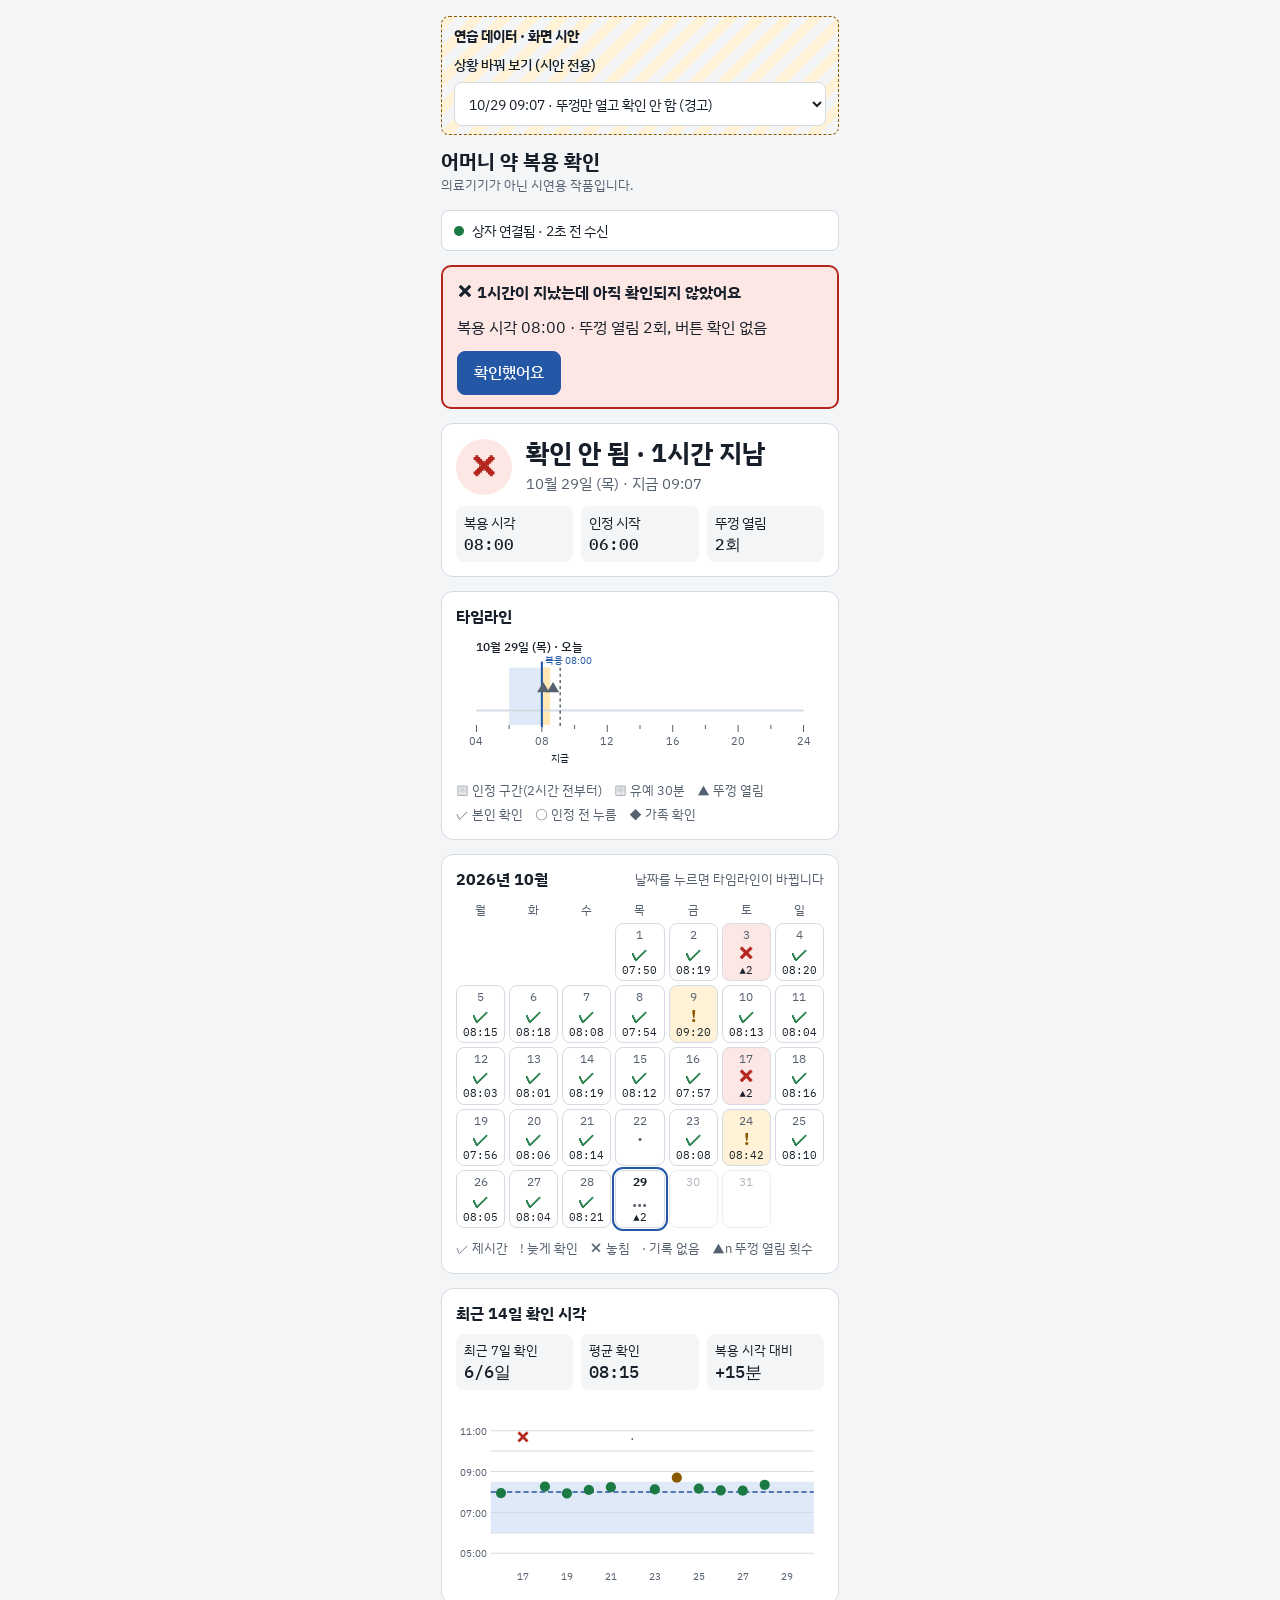
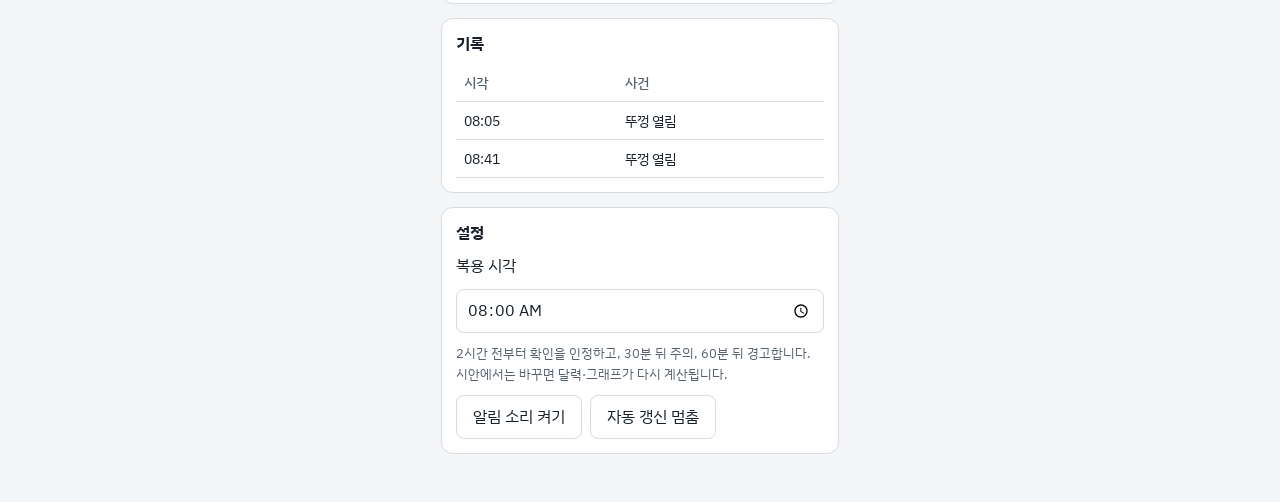
<file: docs/wiring/pill-mockup.html>
<!doctype html>
<html lang="ko">
<head>
<meta charset="utf-8">
<meta name="viewport" content="width=device-width, initial-scale=1, viewport-fit=cover">
<title>약 복용 확인 시안</title>
<link rel="stylesheet" href="https://fonts.googleapis.com/css2?family=IBM+Plex+Sans+KR:wght@400;500;700&family=IBM+Plex+Mono:wght@500&display=swap">
<style>
/* Layout: 휴대폰 한 열 — 연결 띠 → 알림 띠 → 상태 카드 → 타임라인 → 달력 → 14일 그래프 → 기록 표 → 설정 */
:root{
  --bg:#f3f5f7; --surface:#ffffff; --fg:#17202a; --muted:#566170; --line:#d5dbe2;
  --accent:#2457a6; --accent-ink:#fff;
  --ok:#1b7a43; --ok-bg:#e3f3e9; --warn:#8a5a00; --warn-bg:#fff2d6; --bad:#b3261e; --bad-bg:#fde7e5; --unk:#5d6670; --unk-bg:#e8ebee;
  --zone-win:#dfe9f7; --zone-grace:#ffe7b3;
  --f-body:"IBM Plex Sans KR","Malgun Gothic","Apple SD Gothic Neo",sans-serif; --f-mono:"IBM Plex Mono",Consolas,monospace;
  color-scheme:light;
}
@media (prefers-color-scheme: dark){:root:not([data-theme="light"]){
  --bg:#0f1318; --surface:#181e25; --fg:#e6ebf0; --muted:#a3adb8; --line:#2c3540; --accent:#7fa8ec; --accent-ink:#0b1424;
  --ok:#6fd39a; --ok-bg:#143022; --warn:#f2c35b; --warn-bg:#33270c; --bad:#ff8a80; --bad-bg:#3a1714; --unk:#aab3bd; --unk-bg:#252c34;
  --zone-win:#1d2c44; --zone-grace:#3d3214; color-scheme:dark}}
:root[data-theme="dark"]{
  --bg:#0f1318; --surface:#181e25; --fg:#e6ebf0; --muted:#a3adb8; --line:#2c3540; --accent:#7fa8ec; --accent-ink:#0b1424;
  --ok:#6fd39a; --ok-bg:#143022; --warn:#f2c35b; --warn-bg:#33270c; --bad:#ff8a80; --bad-bg:#3a1714; --unk:#aab3bd; --unk-bg:#252c34;
  --zone-win:#1d2c44; --zone-grace:#3d3214; color-scheme:dark}
*{box-sizing:border-box}
html{padding-top:env(safe-area-inset-top,0px);padding-bottom:env(safe-area-inset-bottom,0px)}
body{margin:0;background:var(--bg);color:var(--fg);font:16px/1.6 var(--f-body);word-break:keep-all}
.phone{max-width:430px;margin:0 auto;padding-block:16px 48px;padding-left:max(16px,env(safe-area-inset-left,0px));padding-right:max(16px,env(safe-area-inset-right,0px));display:grid;gap:14px}
h1,h2{margin:0;line-height:1.3;text-wrap:balance} h1{font-size:1.25rem} h2{font-size:1.02rem}
p{margin:0}
.demo{background:repeating-linear-gradient(135deg,var(--warn-bg) 0 10px,transparent 10px 20px);border:1px dashed var(--warn);border-radius:8px;padding:8px 12px;font-size:.88rem;display:grid;gap:6px}
.demo label{font-weight:500}
select,input,button{font:inherit;color:inherit}
select,input[type=time]{min-height:44px;border:1px solid var(--line);border-radius:8px;background:var(--surface);padding:0 10px;width:100%}
.card{background:var(--surface);border:1px solid var(--line);border-radius:12px;padding:14px;display:grid;gap:10px;min-width:0}
.conn{display:flex;align-items:center;gap:8px;font-size:.9rem;padding:8px 12px;border-radius:8px;background:var(--surface);border:1px solid var(--line)}
.conn .dot{width:10px;height:10px;border-radius:50%;background:var(--ok);flex:none}
.conn.off .dot{background:var(--unk)} .conn.off{background:var(--unk-bg)}
.conn .sp{flex:1}
.banner{border-radius:10px;padding:12px 14px;display:grid;gap:10px;border:2px solid}
.banner.caution{background:var(--warn-bg);border-color:var(--warn)} .banner.warning{background:var(--bad-bg);border-color:var(--bad)} .banner.unknown{background:var(--unk-bg);border-color:var(--unk)}
.banner b{font-size:1.02rem}
.row{display:flex;flex-wrap:wrap;gap:8px}
.btn{min-height:44px;padding:0 16px;border-radius:8px;border:1px solid var(--line);background:var(--surface);cursor:pointer}
.btn.primary{background:var(--accent);color:var(--accent-ink);border-color:var(--accent);font-weight:500}
.btn[aria-pressed="true"]{background:var(--ok-bg);border-color:var(--ok)}
:focus-visible{outline:3px solid var(--accent);outline-offset:2px}
.status{display:grid;grid-template-columns:auto 1fr;gap:4px 14px;align-items:center}
.status .ic{grid-row:span 2;width:56px;height:56px;border-radius:50%;display:grid;place-items:center;font-size:1.8rem;font-weight:700}
.status .big{font-size:1.6rem;font-weight:700;line-height:1.2}
.status .sub{color:var(--muted);font-size:.92rem}
.s-done .ic{background:var(--ok-bg);color:var(--ok)} .s-late .ic,.s-caution .ic,.s-due .ic{background:var(--warn-bg);color:var(--warn)}
.s-warning .ic,.s-missed .ic{background:var(--bad-bg);color:var(--bad)} .s-before .ic,.s-window .ic,.s-unknown .ic,.s-none .ic{background:var(--unk-bg);color:var(--unk)}
.meta{display:grid;grid-template-columns:repeat(3,1fr);gap:8px;font-size:.85rem}
.meta div{background:var(--bg);border-radius:8px;padding:6px 8px} .meta b{display:block;font:500 1rem var(--f-mono)}
svg{display:block;width:100%;height:auto}
svg text{fill:var(--muted);font-family:var(--f-body)}
.legend{display:flex;flex-wrap:wrap;gap:4px 12px;font-size:.8rem;color:var(--muted);margin:0;padding:0;list-style:none}
.cal-head{display:flex;justify-content:space-between;align-items:center}
.cal{display:grid;grid-template-columns:repeat(7,1fr);gap:4px}
.cal .wd{font-size:.75rem;color:var(--muted);text-align:center}
.day{min-height:56px;border-radius:8px;border:1px solid var(--line);background:var(--surface);padding:3px 2px;display:grid;justify-items:center;align-content:start;gap:0;cursor:pointer;font-size:.72rem;line-height:1.25}
.day .n{font-size:.78rem;color:var(--muted)} .day .sy{font-size:1.05rem;font-weight:700} .day .tm{font-family:var(--f-mono);font-size:.66rem}
.day.done .sy{color:var(--ok)} .day.late .sy{color:var(--warn)} .day.missed .sy{color:var(--bad)} .day.none .sy,.day.future .sy{color:var(--unk)}
.day.missed{background:var(--bad-bg)} .day.late{background:var(--warn-bg)}
.day[aria-pressed="true"]{outline:2px solid var(--accent);outline-offset:1px}
.day.future{opacity:.45;cursor:default}
.day.today .n{font-weight:700;color:var(--fg)}
.sum{display:grid;grid-template-columns:repeat(3,1fr);gap:8px;font-size:.82rem}
.sum div{background:var(--bg);border-radius:8px;padding:6px 8px} .sum b{display:block;font:500 1.05rem var(--f-mono)}
table{border-collapse:collapse;width:100%;font-size:.9rem;font-variant-numeric:tabular-nums}
th,td{text-align:left;padding:7px 8px;border-bottom:1px solid var(--line)} th{color:var(--muted);font-weight:500}
.note{font-size:.82rem;color:var(--muted)}
.sr{position:absolute;width:1px;height:1px;overflow:hidden;clip:rect(0 0 0 0);white-space:nowrap}
</style>
</head>
<body>
<main class="phone">
  <div class="demo" role="note">
    <strong>연습 데이터 · 화면 시안</strong>
    <label for="scn">상황 바꿔 보기 (시안 전용)</label>
    <select id="scn">
      <option value="warning">10/29 09:07 · 뚜껑만 열고 확인 안 함 (경고)</option>
      <option value="done">10/29 09:07 · 08:12 확인됨</option>
      <option value="before">10/29 05:30 · 인정 시작 전</option>
      <option value="offline">10/29 09:07 · 상자 연결 끊김</option>
    </select>
  </div>

  <header><h1>어머니 약 복용 확인</h1><p class="note">의료기기가 아닌 시연용 작품입니다.</p></header>

  <div class="conn" id="conn"></div>
  <div id="banner"></div>

  <section class="card" aria-labelledby="h-today">
    <h2 id="h-today" class="sr">오늘 복용 상태</h2>
    <div id="status"></div>
    <div class="meta" id="meta"></div>
  </section>

  <section class="card" aria-labelledby="h-tl">
    <h2 id="h-tl">타임라인</h2>
    <div id="tl"></div>
    <ul class="legend"><li>▒ 인정 구간(2시간 전부터)</li><li>▒ 유예 30분</li><li>▲ 뚜껑 열림</li><li>✓ 본인 확인</li><li>○ 인정 전 누름</li><li>◆ 가족 확인</li></ul>
  </section>

  <section class="card" aria-labelledby="h-cal">
    <div class="cal-head"><h2 id="h-cal">2026년 10월</h2><span class="note">날짜를 누르면 타임라인이 바뀝니다</span></div>
    <div class="cal" id="cal" role="group" aria-label="10월 복용 달력, 화살표 키로 이동"></div>
    <ul class="legend"><li>✓ 제시간</li><li>! 늦게 확인</li><li>✕ 놓침</li><li>· 기록 없음</li><li>▲n 뚜껑 열림 횟수</li></ul>
  </section>

  <section class="card" aria-labelledby="h-trend">
    <h2 id="h-trend">최근 14일 확인 시각</h2>
    <div class="sum" id="sum"></div>
    <div id="trend"></div>
  </section>

  <section class="card" aria-labelledby="h-log">
    <h2 id="h-log">기록</h2>
    <div style="overflow-x:auto"><table><caption class="sr" id="log-cap"></caption><thead><tr><th>시각</th><th>사건</th></tr></thead><tbody id="log"></tbody></table></div>
  </section>

  <section class="card" aria-labelledby="h-set">
    <h2 id="h-set">설정</h2>
    <label for="dose">복용 시각</label>
    <input type="time" id="dose" value="08:00">
    <p class="note">2시간 전부터 확인을 인정하고, 30분 뒤 주의, 60분 뒤 경고합니다. 시안에서는 바꾸면 달력·그래프가 다시 계산됩니다.</p>
    <div class="row">
      <button class="btn" id="alerts" aria-pressed="false">알림 소리 켜기</button>
      <button class="btn" id="pause" aria-pressed="false">자동 갱신 멈춤</button>
    </div>
  </section>
</main>

<script>
const YEAR=2026,MON=9,TODAY=29;           // 2026-10-29
const fm=m=>String(Math.floor(m/60)).padStart(2,'0')+':'+String(Math.round(m%60)).padStart(2,'0');
const WD=['일','월','화','수','목','금','토'];
const dateLabel=d=>`10월 ${d}일 (${WD[new Date(YEAR,MON,d).getDay()]})`;

// 연습 데이터: 하루 = 사건 목록 (분 단위). 판정은 judge()가 함
let seed=7;const rnd=()=>(seed=(seed*16807)%2147483647)/2147483647;
const HIST={};
for(let d=1;d<TODAY;d++){
  const ev=[];
  if(d===22){HIST[d]={ev:[],offline:true};continue}             // PC 꺼짐
  if(d===3||d===17){ev.push(['lid',485+rnd()*20|0],['lid',530]);ev.push(['ack',555]);HIST[d]={ev};continue} // 열었지만 확인 없음
  if(d===12)ev.push(['early',341]);
  const c=d===9?560:d===24?522:470+rnd()*40|0;
  ev.push(['lid',c-3-(rnd()*4|0)],['confirm',c]);
  if(rnd()<.3)ev.push(['lid',c+140+(rnd()*200|0)]);
  HIST[d]={ev:ev.sort((a,b)=>a[1]-b[1])};
}
const SCN={
  warning:{now:547,ev:[['lid',485],['lid',521]]},
  done:{now:547,ev:[['lid',489],['confirm',492]]},
  before:{now:330,ev:[]},
  offline:{now:547,ev:[['lid',481]],lastSeen:482}
};

// 설계 2/4 판정 규칙 그대로
function judge(day,dose,now){
  const start=dose-120,grace=dose+30,warn=dose+60;
  const conf=day.ev.find(e=>e[0]==='confirm'&&e[1]>=start);
  if(day.offline)return{st:'none'};
  if(conf)return{st:conf[1]>grace?'late':'done',at:conf[1]};
  if(now==null)return{st:'missed'};
  if(day.lastSeen!=null&&now-day.lastSeen>1)return{st:'unknown'};
  if(now<start)return{st:'before'}; if(now<dose)return{st:'window'};
  if(now<grace)return{st:'due'}; if(now<warn)return{st:'caution'}; return{st:'warning'};
}
// 인정 전 누름은 confirm 이벤트지만 start 이전 → 'early'로 표시
const evName={lid:'뚜껑 열림',confirm:'본인 확인 (버튼)',early:'인정 전 누름 · 판정에 쓰지 않음',ack:'가족 확인'};

const $=id=>document.getElementById(id);
let scn='warning',sel=TODAY,dose=480,alertsOn=false,soundTimer=null,paused=false,ago=3,acked=null;
function today(){const s=SCN[scn];const ev=[...s.ev];if(acked!=null)ev.push(['ack',acked]);return{ev,lastSeen:s.lastSeen}}
const dayData=d=>d===TODAY?today():HIST[d];
const nowM=()=>SCN[scn].now;
// 시안 데이터의 'early'와 판정 기준 이전 confirm을 함께 처리
const norm=(day)=>({...day,ev:day.ev.map(e=>e[0]==='early'?['confirm',e[1]]:e)});
const J=d=>judge(norm(dayData(d)),dose,d===TODAY?nowM():null);

function render(){
  const tj=J(TODAY),now=nowM();
  // 연결 띠
  const off=scn==='offline';
  $('conn').className='conn'+(off?' off':'');
  $('conn').innerHTML=off?`<span class="dot"></span><span class="sp"><b>상자 연결 끊김</b> · 마지막 수신 ${fm(SCN.offline.lastSeen)} (${now-SCN.offline.lastSeen}분 전)</span>`
    :`<span class="dot"></span><span class="sp">상자 연결됨 · ${paused?'갱신 멈춤':ago+'초 전 수신'}</span>`;
  // 알림 띠
  let bn='';
  if(tj.st==='unknown')bn=`<div class="banner unknown" role="status"><b>⚠ 상자 상태를 알 수 없어요</b><p>PC 프로그램이나 USB 연결을 확인해 주세요. 마지막으로 받은 기록까지만 보여 줍니다.</p></div>`;
  else if(tj.st==='caution'||tj.st==='warning'){
    const w=tj.st==='warning';
    bn=`<div class="banner ${tj.st}" role="${w&&acked==null?'alert':'status'}"><b>${w?'✕ 1시간이 지났는데 아직 확인되지 않았어요':'! 아직 확인되지 않았어요'}</b><p>복용 시각 ${fm(dose)} · 뚜껑 열림 ${today().ev.filter(e=>e[0]==='lid').length}회, 버튼 확인 없음${acked!=null?` · 가족 확인 ${fm(acked)}`:''}</p>${acked==null?`<div class="row"><button class="btn primary" id="ack">확인했어요</button>${alertsOn?'<button class="btn" id="mute">소리 끄기</button>':''}</div>`:''}</div>`;
  }
  $('banner').innerHTML=bn;
  if($('ack'))$('ack').onclick=()=>{acked=now;stopSound();render();$('h-today').focus?.()};
  if($('mute'))$('mute').onclick=()=>{stopSound(true);render()};
  // 상태 카드
  const S={done:['✓',`오늘 ${fm(tj.at)} 확인됨`],late:['!',`오늘 ${fm(tj.at)} 늦게 확인됨`],before:['–','아직 인정 시간 전'],window:['–','곧 드실 시간'],due:['…','지금 드실 시간'],caution:['!','아직 확인 안 됨'],warning:['✕','확인 안 됨 · 1시간 지남'],unknown:['?','상태를 알 수 없음']}[tj.st];
  $('status').className='status s-'+tj.st;
  $('status').innerHTML=`<span class="ic" aria-hidden="true">${S[0]}</span><span class="big">${S[1]}</span><span class="sub">${dateLabel(TODAY)} · 지금 ${fm(now)}</span>`;
  $('meta').innerHTML=`<div>복용 시각<b>${fm(dose)}</b></div><div>인정 시작<b>${fm(dose-120)}</b></div><div>뚜껑 열림<b>${today().ev.filter(e=>e[0]==='lid').length}회</b></div>`;
  document.title=(tj.st==='warning'&&acked==null?'(!) ':'')+'약 복용 확인 시안';
  // 알림 소리
  if(tj.st==='warning'&&acked==null&&alertsOn&&!soundTimer)startSound();
  if(!(tj.st==='warning'&&acked==null))stopSound();
  renderTimeline();renderCal();renderTrend();renderLog();
}

function renderTimeline(){
  const day=dayData(sel),isT=sel===TODAY,now=nowM(),A=240,B=1440,X=m=>20+(Math.min(B,Math.max(A,m))-A)/(B-A)*320;
  const st=dose-120,gr=dose+30;
  let s=`<svg viewBox="0 0 360 130" role="img" aria-labelledby="tl-t"><title id="tl-t">${dateLabel(sel)} 타임라인. 자세한 내용은 아래 기록 표에 있습니다.</title>`;
  s+=`<text x="20" y="14" font-size="12" style="fill:var(--fg);font-weight:500">${dateLabel(sel)}${isT?' · 오늘':''}</text>`;
  s+=`<rect x="${X(st)}" y="30" width="${X(dose)-X(st)}" height="56" style="fill:var(--zone-win)"/><rect x="${X(dose)}" y="30" width="${X(gr)-X(dose)}" height="56" style="fill:var(--zone-grace)"/>`;
  s+=`<line x1="20" y1="72" x2="340" y2="72" style="stroke:var(--line)" stroke-width="2"/>`;
  for(let h=4;h<=24;h+=2){const x=X(h*60);s+=`<line x1="${x}" y1="86" x2="${x}" y2="${h%4?90:93}" style="stroke:var(--muted)"/>`;if(h%4===0)s+=`<text x="${x}" y="106" font-size="11" text-anchor="middle">${String(h).padStart(2,'0')}</text>`}
  s+=`<line x1="${X(dose)}" y1="24" x2="${X(dose)}" y2="88" style="stroke:var(--accent)" stroke-width="2"/><text x="${X(dose)+3}" y="26" font-size="10" style="fill:var(--accent)">복용 ${fm(dose)}</text>`;
  if(isT){const x=X(now);s+=`<line x1="${x}" y1="30" x2="${x}" y2="88" style="stroke:var(--fg)" stroke-dasharray="3 3"/><text x="${x}" y="122" font-size="10" text-anchor="middle" style="fill:var(--fg)">지금</text>`}
  const ev=norm(day).ev;
  ev.forEach(([k,m])=>{const x=X(m);
    if(k==='lid')s+=`<path d="M${x} 44l-6 10h12z" style="fill:var(--muted)"><title>뚜껑 열림 ${fm(m)}</title></path>`;
    else if(k==='confirm'&&m>=st)s+=`<g><circle cx="${x}" cy="72" r="9" style="fill:var(--ok)"/><path d="M${x-4} 72l3 3 5-6" fill="none" style="stroke:var(--surface)" stroke-width="2"/><title>본인 확인 ${fm(m)}</title></g>`;
    else if(k==='confirm')s+=`<circle cx="${x}" cy="72" r="7" style="fill:var(--surface);stroke:var(--muted)" stroke-width="2"><title>인정 전 누름 ${fm(m)}</title></circle>`;
    else if(k==='ack')s+=`<path d="M${x} 84l6 6-6 6-6-6z" style="fill:var(--accent)"><title>가족 확인 ${fm(m)}</title></path>`});
  if(day.offline)s+=`<text x="180" y="62" font-size="12" text-anchor="middle" style="fill:var(--fg)">이날은 PC가 꺼져 기록이 없습니다</text>`;
  $('tl').innerHTML=s+'</svg>';
}

function renderCal(){
  const first=(new Date(YEAR,MON,1).getDay()+6)%7,days=31,SY={done:'✓',late:'!',missed:'✕',none:'·'};
  let h=['월','화','수','목','금','토','일'].map(w=>`<span class="wd" aria-hidden="true">${w}</span>`).join('')+'<span></span>'.repeat(first);
  for(let d=1;d<=days;d++){
    if(d>TODAY){h+=`<span class="day future" aria-hidden="true"><span class="n">${d}</span></span>`;continue}
    const j=J(d),cls=d===TODAY?(j.st==='done'||j.st==='late'?j.st:'none'):j.st,lids=dayData(d).ev.filter(e=>e[0]==='lid').length;
    const sy=d===TODAY&&!(j.st==='done'||j.st==='late')?'…':SY[j.st];
    const word={done:'제시간 확인',late:'늦게 확인',missed:'놓침',none:'기록 없음'}[j.st]||'진행 중';
    h+=`<button class="day ${cls}${d===TODAY?' today':''}" data-d="${d}" aria-pressed="${d===sel}" tabindex="${d===sel?0:-1}" aria-label="${dateLabel(d)}, ${word}${j.at?' '+fm(j.at):''}, 뚜껑 열림 ${lids}회"><span class="n">${d}</span><span class="sy" aria-hidden="true">${sy}</span><span class="tm" aria-hidden="true">${j.at?fm(j.at):lids?'▲'+lids:''}</span></button>`;
  }
  $('cal').innerHTML=h;
}
$('cal').addEventListener('click',e=>{const b=e.target.closest('button.day');if(b){sel=+b.dataset.d;render();$('cal').querySelector(`[data-d="${sel}"]`).focus()}});
$('cal').addEventListener('keydown',e=>{const k={ArrowLeft:-1,ArrowRight:1,ArrowUp:-7,ArrowDown:7}[e.key];if(!k)return;e.preventDefault();const n=Math.min(TODAY,Math.max(1,sel+k));sel=n;render();$('cal').querySelector(`[data-d="${sel}"]`).focus()});

function renderTrend(){
  const ds=[];for(let d=TODAY-13;d<=TODAY;d++)ds.push(d);
  const A=300,B=660,Y=m=>150-(Math.min(B,Math.max(A,m))-A)/(B-A)*120,X=i=>44+i*21.5;
  let s=`<svg viewBox="0 0 360 185" role="img" aria-labelledby="tr-t"><title id="tr-t">최근 14일 확인 시각. 날짜별 값은 달력과 기록 표에도 있습니다.</title>`;
  s+=`<rect x="34" y="${Y(dose+30)}" width="316" height="${Y(dose-120)-Y(dose+30)}" style="fill:var(--zone-win)"/>`;
  for(let h=5;h<=11;h++){const y=Y(h*60);s+=`<line x1="34" y1="${y}" x2="350" y2="${y}" style="stroke:var(--line)"/>`;if(h%2)s+=`<text x="30" y="${y+4}" font-size="10" text-anchor="end">${String(h).padStart(2,'0')}:00</text>`}
  s+=`<line x1="34" y1="${Y(dose)}" x2="350" y2="${Y(dose)}" style="stroke:var(--accent)" stroke-width="1.5" stroke-dasharray="5 3"/>`;
  ds.forEach((d,i)=>{const j=J(d),x=X(i);
    if(i%2===1||d===TODAY)s+=`<text x="${x}" y="176" font-size="10" text-anchor="middle">${d}</text>`;
    if(j.at)s+=`<circle cx="${x}" cy="${Y(j.at)}" r="5" style="fill:${j.st==='late'?'var(--warn)':'var(--ok)'}"><title>${dateLabel(d)} ${fm(j.at)}</title></circle>`;
    else if(j.st==='missed')s+=`<text x="${x}" y="${Y(B)+12}" font-size="14" text-anchor="middle" style="fill:var(--bad);font-weight:700">✕<title>${dateLabel(d)} 놓침</title></text>`;
    else if(j.st==='none')s+=`<text x="${x}" y="${Y(B)+12}" font-size="14" text-anchor="middle">·<title>${dateLabel(d)} 기록 없음</title></text>`;
  });
  $('trend').innerHTML=s+'</svg>';
  const wk=ds.slice(-7).filter(d=>d!==TODAY||['done','late'].includes(J(d).st));
  const ok=wk.filter(d=>J(d).at!=null),avg=ok.length?ok.reduce((a,d)=>a+J(d).at,0)/ok.length:null;
  $('sum').innerHTML=`<div>최근 7일 확인<b>${ok.length}/${wk.length}일</b></div><div>평균 확인<b>${avg==null?'—':fm(avg)}</b></div><div>복용 시각 대비<b>${avg==null?'—':(avg-dose>=0?'+':'−')+Math.abs(Math.round(avg-dose))+'분'}</b></div>`;
}

function renderLog(){
  const day=dayData(sel),ev=norm(day).ev,st=dose-120;
  $('log-cap').textContent=dateLabel(sel)+' 기록';
  $('log').innerHTML=day.offline?`<tr><td>—</td><td>PC가 꺼져 기록 없음</td></tr>`:ev.length?ev.map(([k,m])=>`<tr><td class="mono">${fm(m)}</td><td>${k==='confirm'&&m<st?evName.early:evName[k]}</td></tr>`).join(''):`<tr><td>—</td><td>아직 기록 없음</td></tr>`;
}

// 알림 소리: 사용자가 '알림 소리 켜기'를 누른 뒤에만
let actx=null;
function beep(){try{actx=actx||new AudioContext();const o=actx.createOscillator(),g=actx.createGain();o.frequency.value=880;g.gain.value=.15;o.connect(g).connect(actx.destination);o.start();o.stop(actx.currentTime+.35)}catch(e){}}
function startSound(){beep();try{navigator.vibrate?.([300,150,300])}catch(e){}soundTimer=setInterval(beep,4000)}
function stopSound(off){clearInterval(soundTimer);soundTimer=null;if(off){alertsOn=false;$('alerts').setAttribute('aria-pressed','false');$('alerts').textContent='알림 소리 켜기'}}
$('alerts').onclick=()=>{alertsOn=!alertsOn;$('alerts').setAttribute('aria-pressed',alertsOn);$('alerts').textContent=alertsOn?'알림 소리 켜짐':'알림 소리 켜기';if(alertsOn){try{actx=actx||new AudioContext();actx.resume()}catch(e){}}else stopSound();render()};
$('pause').onclick=()=>{paused=!paused;$('pause').setAttribute('aria-pressed',paused);$('pause').textContent=paused?'자동 갱신 다시 시작':'자동 갱신 멈춤';render()};
$('dose').onchange=e=>{const [h,m]=e.target.value.split(':').map(Number);if(!isNaN(h)&&!isNaN(m)){dose=h*60+m;render()}};
$('scn').onchange=e=>{scn=e.target.value;acked=null;sel=TODAY;render()};
setInterval(()=>{if(paused||scn==='offline')return;ago=ago>=2?1:ago+1;const c=$('conn').querySelector('.sp');if(c)c.textContent=`상자 연결됨 · ${ago}초 전 수신`},1000);
render();
</script>
</body>
</html>
</file>
